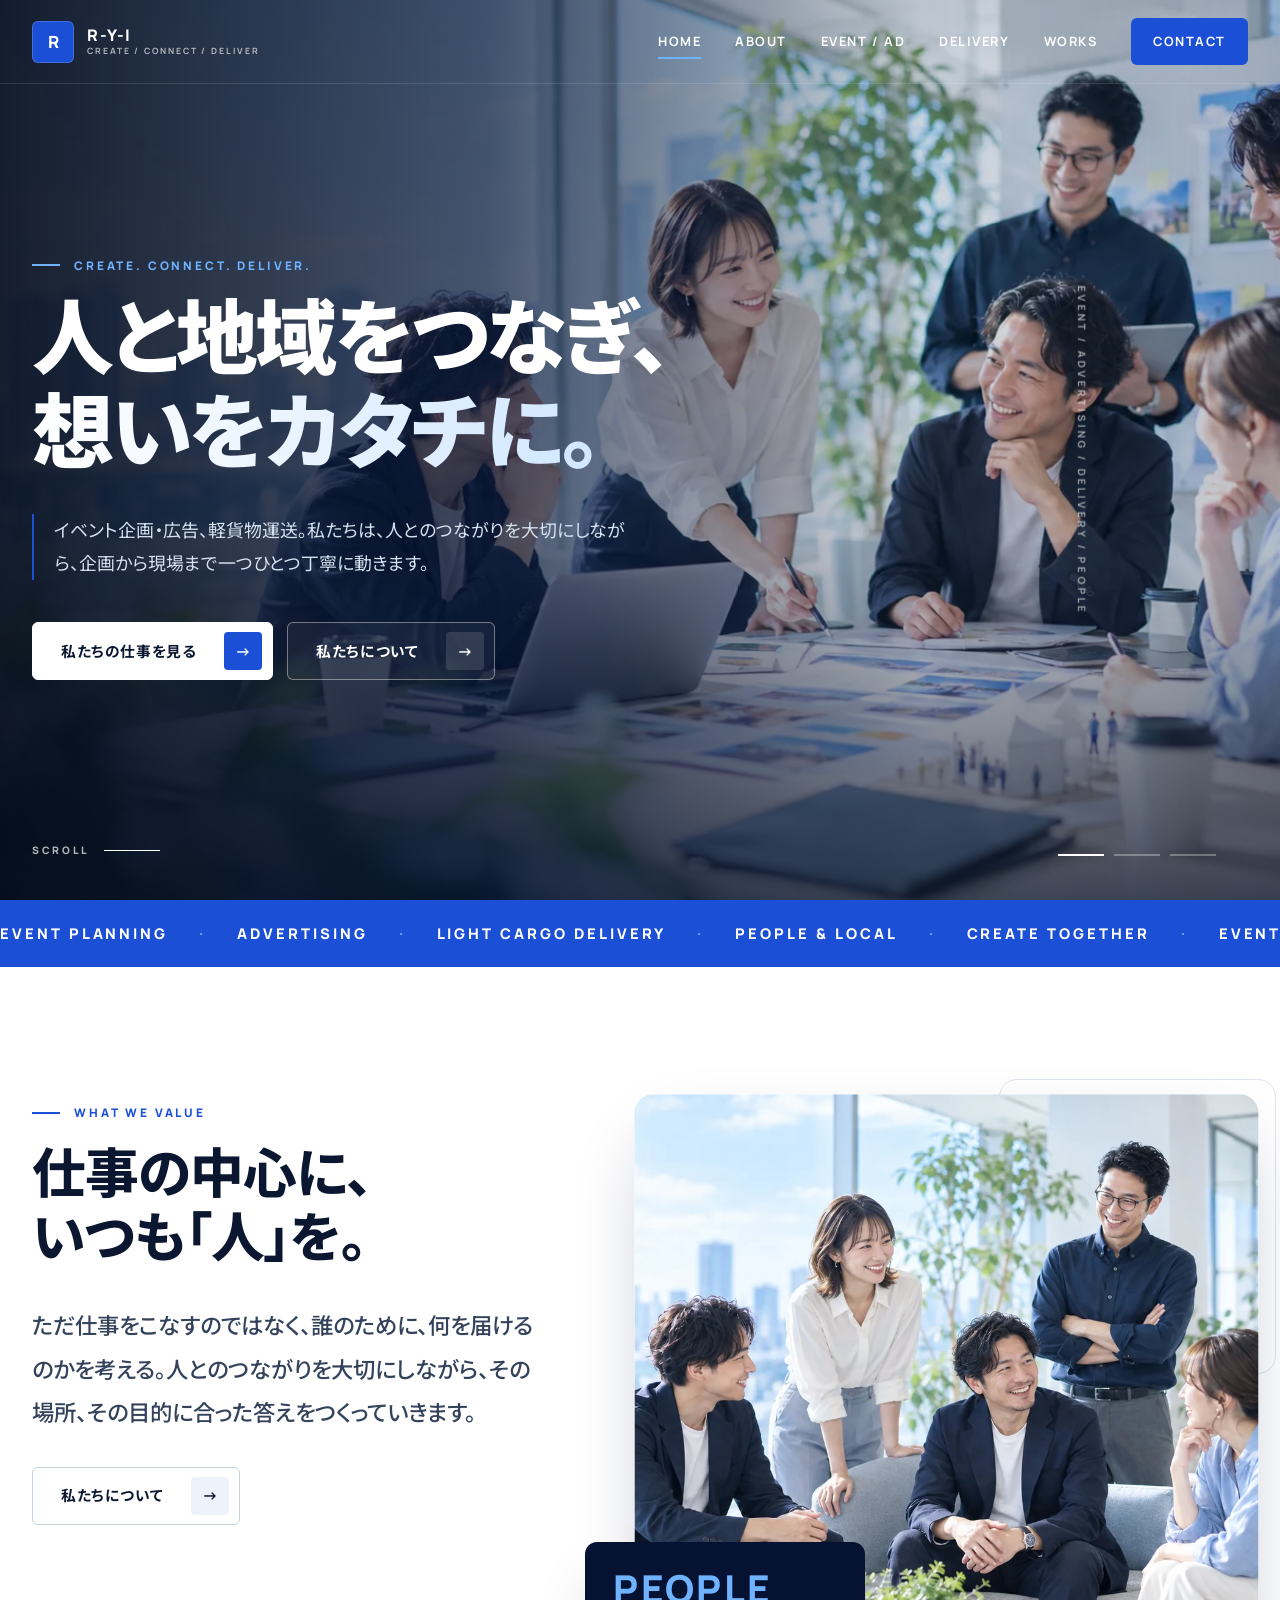
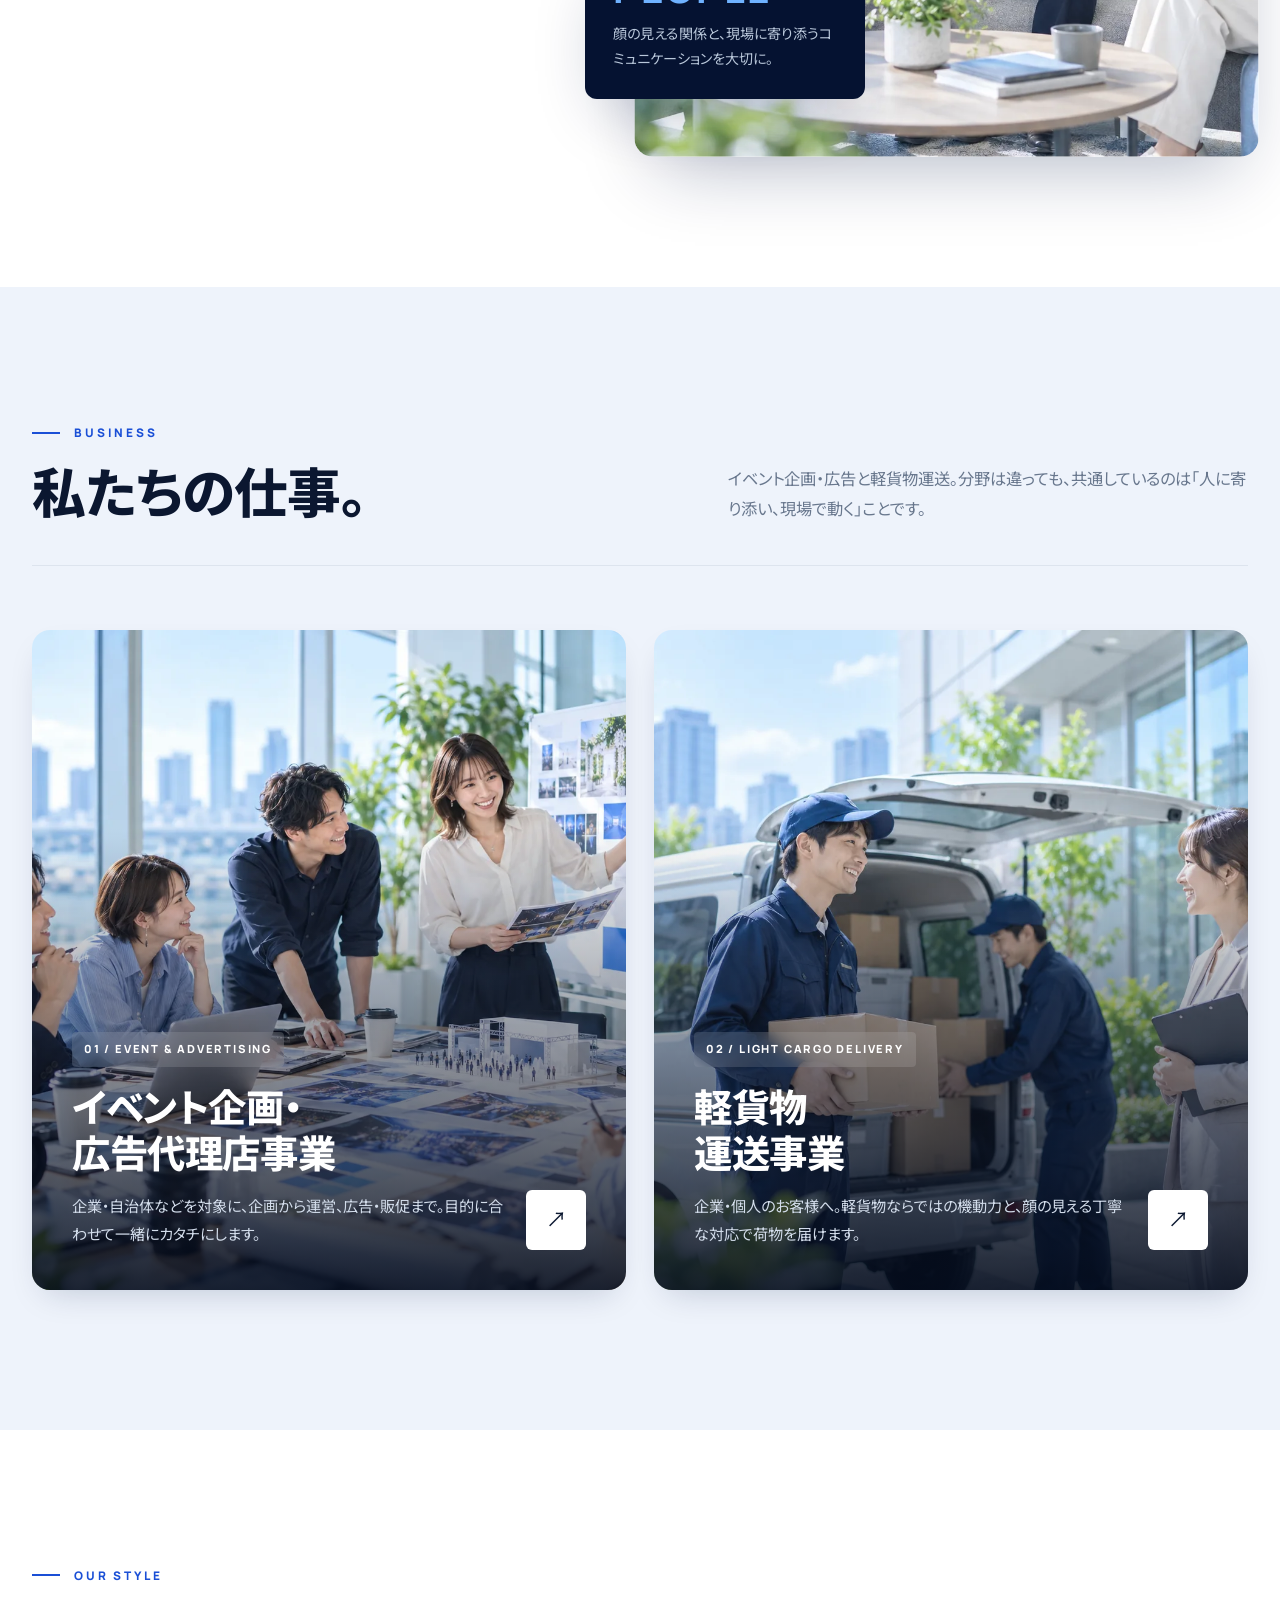
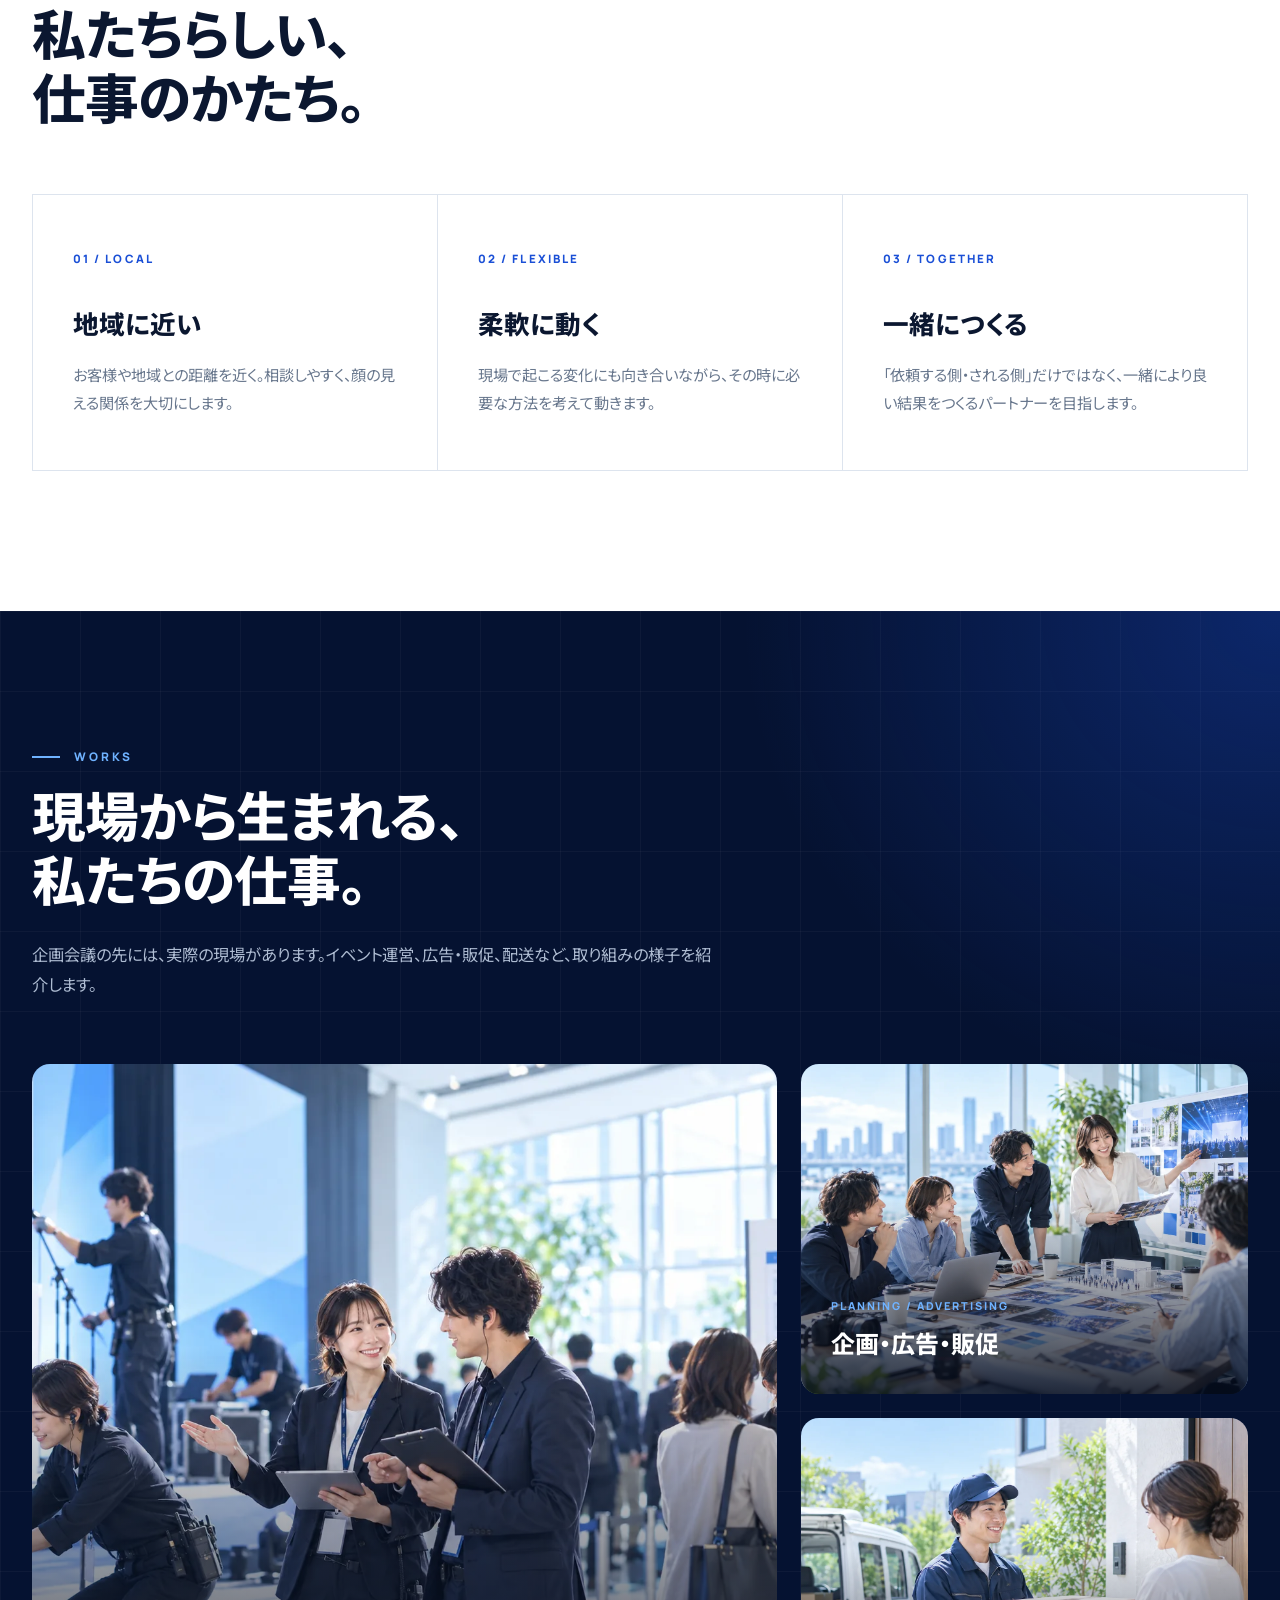
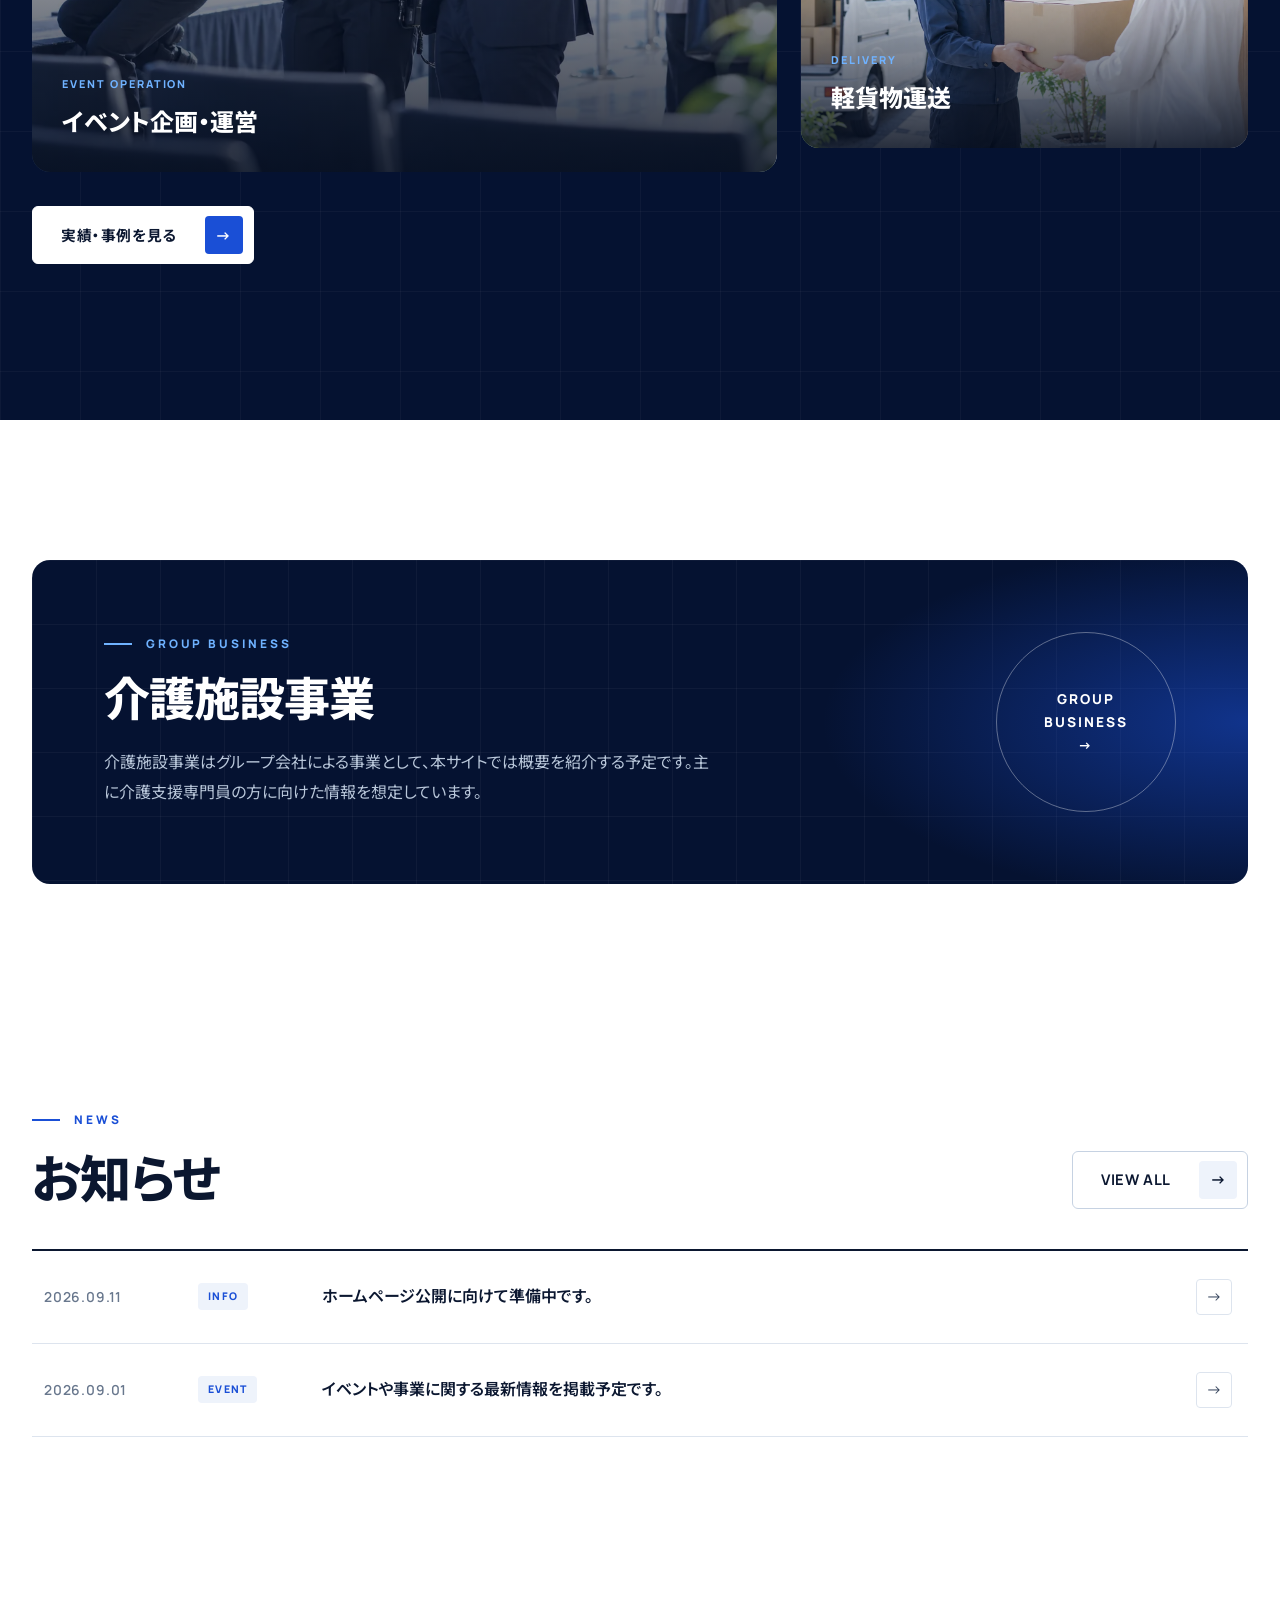
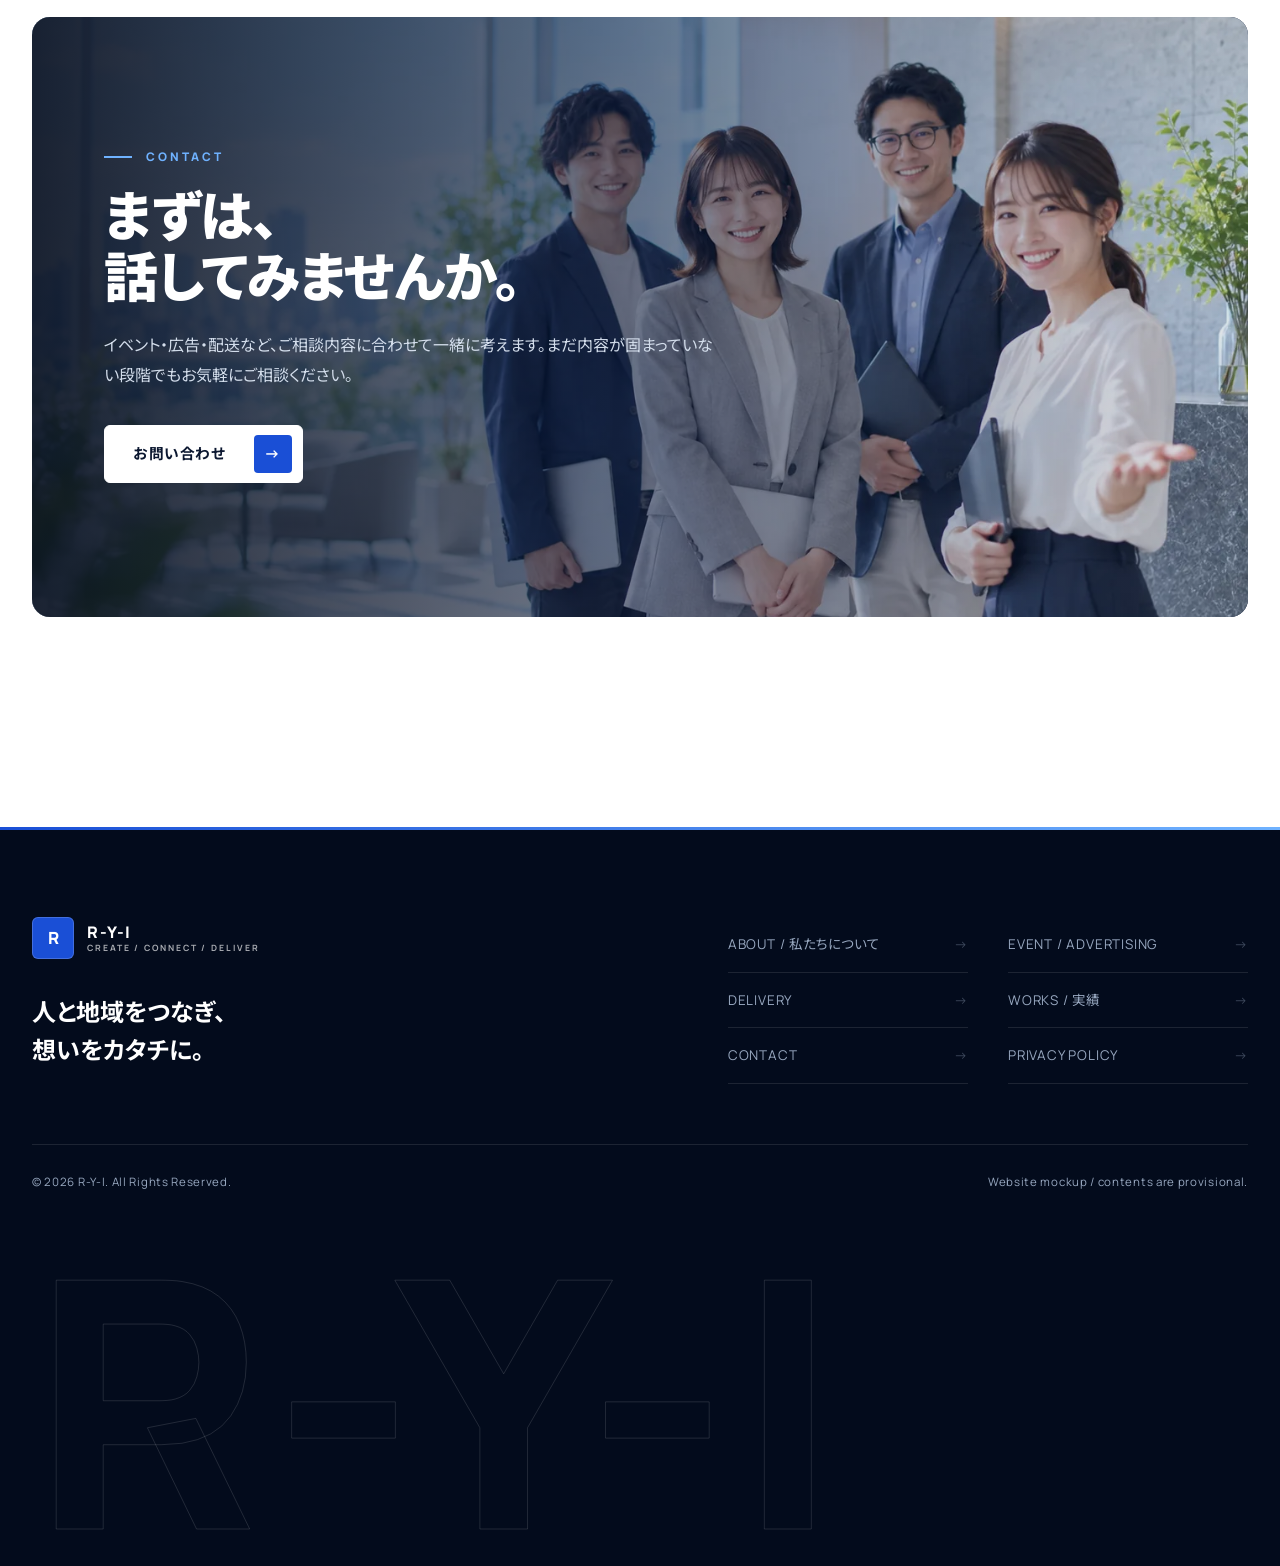
<file: index.html>
<!doctype html><html lang="ja"><head><meta charset="utf-8"><meta name="viewport" content="width=device-width,initial-scale=1"><title>R-Y-I | 人と地域をつなぎ、アイデアをカタチに。</title><meta name="description" content="イベント企画・広告、軽貨物運送を中心に、人と地域をつなぐR-Y-Iのホームページモックアップです。"><link rel="preload" as="image" href="assets/img/hero-main.webp" type="image/webp"><link rel="stylesheet" href="assets/css/style.css"></head><body class="home-page intro-active page-preload"><div class="site-intro" aria-hidden="true"><div class="site-intro-inner"><div class="site-intro-mark">R-Y-I</div><div class="site-intro-sub">CREATE / CONNECT / DELIVER</div><div class="site-intro-line"><span></span></div></div></div>
<header class="site-header"><div class="container header-inner"><a class="logo" href="index.html"><span class="logo-symbol">R</span><span class="logo-text">R-Y-I<small>CREATE / CONNECT / DELIVER</small></span></a><button class="menu-btn" type="button" aria-label="メニューを開く" aria-expanded="false" aria-controls="main-navigation"><span></span><span></span><span></span></button><nav class="main-nav" id="main-navigation"><a href="index.html">HOME</a><a href="about.html">ABOUT</a><a href="event.html">EVENT / AD</a><a href="delivery.html">DELIVERY</a><a href="works.html">WORKS</a><a class="nav-contact" href="contact.html">CONTACT</a></nav></div></header>
<main>
<section class="hero">
  <div class="hero-slides">
    <div class="hero-slide active"><img src="assets/img/hero-main.webp" alt="チームでイベント企画を検討する様子"></div>
    <div class="hero-slide"><img src="assets/img/event-operation.webp" alt="イベント会場を運営するスタッフ"></div>
    <div class="hero-slide"><img src="assets/img/delivery-business.webp" alt="軽貨物配送スタッフと企業担当者"></div>
  </div>
  <div class="container hero-content"><div class="hero-copy"><div class="eyebrow">Create. Connect. Deliver.</div><h1><span class="line"><span>人と地域をつなぎ、</span></span><span class="line"><span>想いをカタチに。</span></span></h1><p>イベント企画・広告、軽貨物運送。私たちは、人とのつながりを大切にしながら、企画から現場まで一つひとつ丁寧に動きます。</p><div class="hero-actions"><a class="btn light" href="#business">私たちの仕事を見る</a><a class="btn ghost" href="about.html">私たちについて</a></div></div></div>
  <div class="hero-side-label">EVENT / ADVERTISING / DELIVERY / PEOPLE</div>
  <div class="hero-progress"><button class="active" aria-label="スライド1"></button><button aria-label="スライド2"></button><button aria-label="スライド3"></button></div>
  <a class="scroll-cue" href="#values">SCROLL</a>
</section>
<div class="marquee"><div class="marquee-track"><div class="marquee-item">EVENT PLANNING <b>•</b> ADVERTISING <b>•</b> LIGHT CARGO DELIVERY <b>•</b> PEOPLE & LOCAL <b>•</b> CREATE TOGETHER <b>•</b></div><div class="marquee-item">EVENT PLANNING <b>•</b> ADVERTISING <b>•</b> LIGHT CARGO DELIVERY <b>•</b> PEOPLE & LOCAL <b>•</b> CREATE TOGETHER <b>•</b></div></div></div>

<section id="values" class="section"><div class="container intro-grid"><div class="intro-copy reveal-left"><div class="eyebrow">What We Value</div><h2 class="section-title">仕事の中心に、<br>いつも「人」を。</h2><p class="statement">ただ仕事をこなすのではなく、誰のために、何を届けるのかを考える。人とのつながりを大切にしながら、その場所、その目的に合った答えをつくっていきます。</p><p style="margin-top:32px"><a class="btn ghost" href="about.html">私たちについて</a></p></div><div class="intro-visual reveal-right"><img src="assets/img/about-team.webp" alt="明るいオフィスで会話するチーム" data-parallax><div class="float-card"><div class="num">PEOPLE</div><p>顔の見える関係と、現場に寄り添うコミュニケーションを大切に。</p></div></div></div></section>

<section id="business" class="section bg-soft"><div class="container"><div class="business-head reveal"><div><div class="eyebrow">Business</div><h2 class="section-title">私たちの仕事。</h2></div><p class="section-lead">イベント企画・広告と軽貨物運送。分野は違っても、共通しているのは「人に寄り添い、現場で動く」ことです。</p></div><div class="business-list"><a class="business-card reveal-left" href="event.html"><img src="assets/img/event-planning.webp" alt="イベント企画会議"><div class="card-content"><div class="num">01 / EVENT & ADVERTISING</div><h3>イベント企画・<br>広告代理店事業</h3><p>企業・自治体などを対象に、企画から運営、広告・販促まで。目的に合わせて一緒にカタチにします。</p><span class="arrow">↗</span></div></a><a class="business-card reveal-right" href="delivery.html"><img src="assets/img/delivery-business.webp" alt="軽貨物運送"><div class="card-content"><div class="num">02 / LIGHT CARGO DELIVERY</div><h3>軽貨物<br>運送事業</h3><p>企業・個人のお客様へ。軽貨物ならではの機動力と、顔の見える丁寧な対応で荷物を届けます。</p><span class="arrow">↗</span></div></a></div></div></section>

<section class="section"><div class="container"><div class="eyebrow reveal">Our Style</div><h2 class="section-title reveal">私たちらしい、<br>仕事のかたち。</h2><div class="strength-grid"><div class="strength reveal"><span class="n">01 / LOCAL</span><h3>地域に近い</h3><p>お客様や地域との距離を近く。相談しやすく、顔の見える関係を大切にします。</p></div><div class="strength reveal"><span class="n">02 / FLEXIBLE</span><h3>柔軟に動く</h3><p>現場で起こる変化にも向き合いながら、その時に必要な方法を考えて動きます。</p></div><div class="strength reveal"><span class="n">03 / TOGETHER</span><h3>一緒につくる</h3><p>「依頼する側・される側」だけではなく、一緒により良い結果をつくるパートナーを目指します。</p></div></div></div></section>

<section class="section bg-navy"><div class="container"><div class="eyebrow reveal">Works</div><h2 class="section-title reveal">現場から生まれる、<br>私たちの仕事。</h2><p class="section-lead reveal">企画会議の先には、実際の現場があります。イベント運営、広告・販促、配送など、取り組みの様子を紹介します。</p><div class="works-layout"><a class="work-item large reveal-left" href="works.html"><img src="assets/img/event-operation.webp" alt="イベント現場で動くスタッフ"><div class="work-label"><small>Event Operation</small><h3>イベント企画・運営</h3></div></a><div class="works-side"><a class="work-item reveal-right" href="works.html"><img src="assets/img/event-planning.webp" alt="広告やイベントの企画会議"><div class="work-label"><small>Planning / Advertising</small><h3>企画・広告・販促</h3></div></a><a class="work-item reveal-right" href="works.html"><img src="assets/img/delivery-customer.webp" alt="お客様へ荷物を届ける様子"><div class="work-label"><small>Delivery</small><h3>軽貨物運送</h3></div></a></div></div><p style="margin-top:34px"><a class="btn light" href="works.html">実績・事例を見る</a></p></div></section>

<section class="section"><div class="container"><div class="group-panel reveal"><div><div class="eyebrow">Group Business</div><h2 class="section-title">介護施設事業</h2><p>介護施設事業はグループ会社による事業として、本サイトでは概要を紹介する予定です。主に介護支援専門員の方に向けた情報を想定しています。</p></div><a class="group-link" href="about.html">GROUP<br>BUSINESS<br>→</a></div></div></section>

<section class="section-sm"><div class="container"><div class="news-header reveal"><div><div class="eyebrow">News</div><h2 class="section-title" style="font-size:clamp(2.2rem,4vw,3.5rem)">お知らせ</h2></div><a class="btn ghost" href="#">VIEW ALL</a></div><div class="news-list reveal"><a class="news-item" href="#"><time>2026.09.11</time><span class="tag">INFO</span><span class="title">ホームページ公開に向けて準備中です。</span><span class="arrow">→</span></a><a class="news-item" href="#"><time>2026.09.01</time><span class="tag">EVENT</span><span class="title">イベントや事業に関する最新情報を掲載予定です。</span><span class="arrow">→</span></a></div></div></section>

<section class="section-sm"><div class="container"><div class="contact-visual reveal"><img src="assets/img/contact-team.webp" alt="来訪者を迎えるスタッフ"><div class="contact-copy"><div class="eyebrow">Contact</div><h2>まずは、<br>話してみませんか。</h2><p>イベント・広告・配送など、ご相談内容に合わせて一緒に考えます。まだ内容が固まっていない段階でもお気軽にご相談ください。</p><a class="btn light" href="contact.html">お問い合わせ</a></div></div></div></section>
</main>
<footer><div class="container"><div class="footer-main"><div><a class="logo" href="index.html"><span class="logo-symbol">R</span><span>R-Y-I<small>CREATE / CONNECT / DELIVER</small></span></a><p class="footer-message">人と地域をつなぎ、<br>想いをカタチに。</p></div><nav class="footer-nav"><a href="about.html">ABOUT / 私たちについて</a><a href="event.html">EVENT / ADVERTISING</a><a href="delivery.html">DELIVERY</a><a href="works.html">WORKS / 実績</a><a href="contact.html">CONTACT</a><a href="privacy.html">PRIVACY POLICY</a></nav></div><div class="footer-bottom"><span>© 2026 R-Y-I. All Rights Reserved.</span><span>Website mockup / contents are provisional.</span></div></div></footer>
<script src="assets/js/main.js"></script></body></html>
</file>
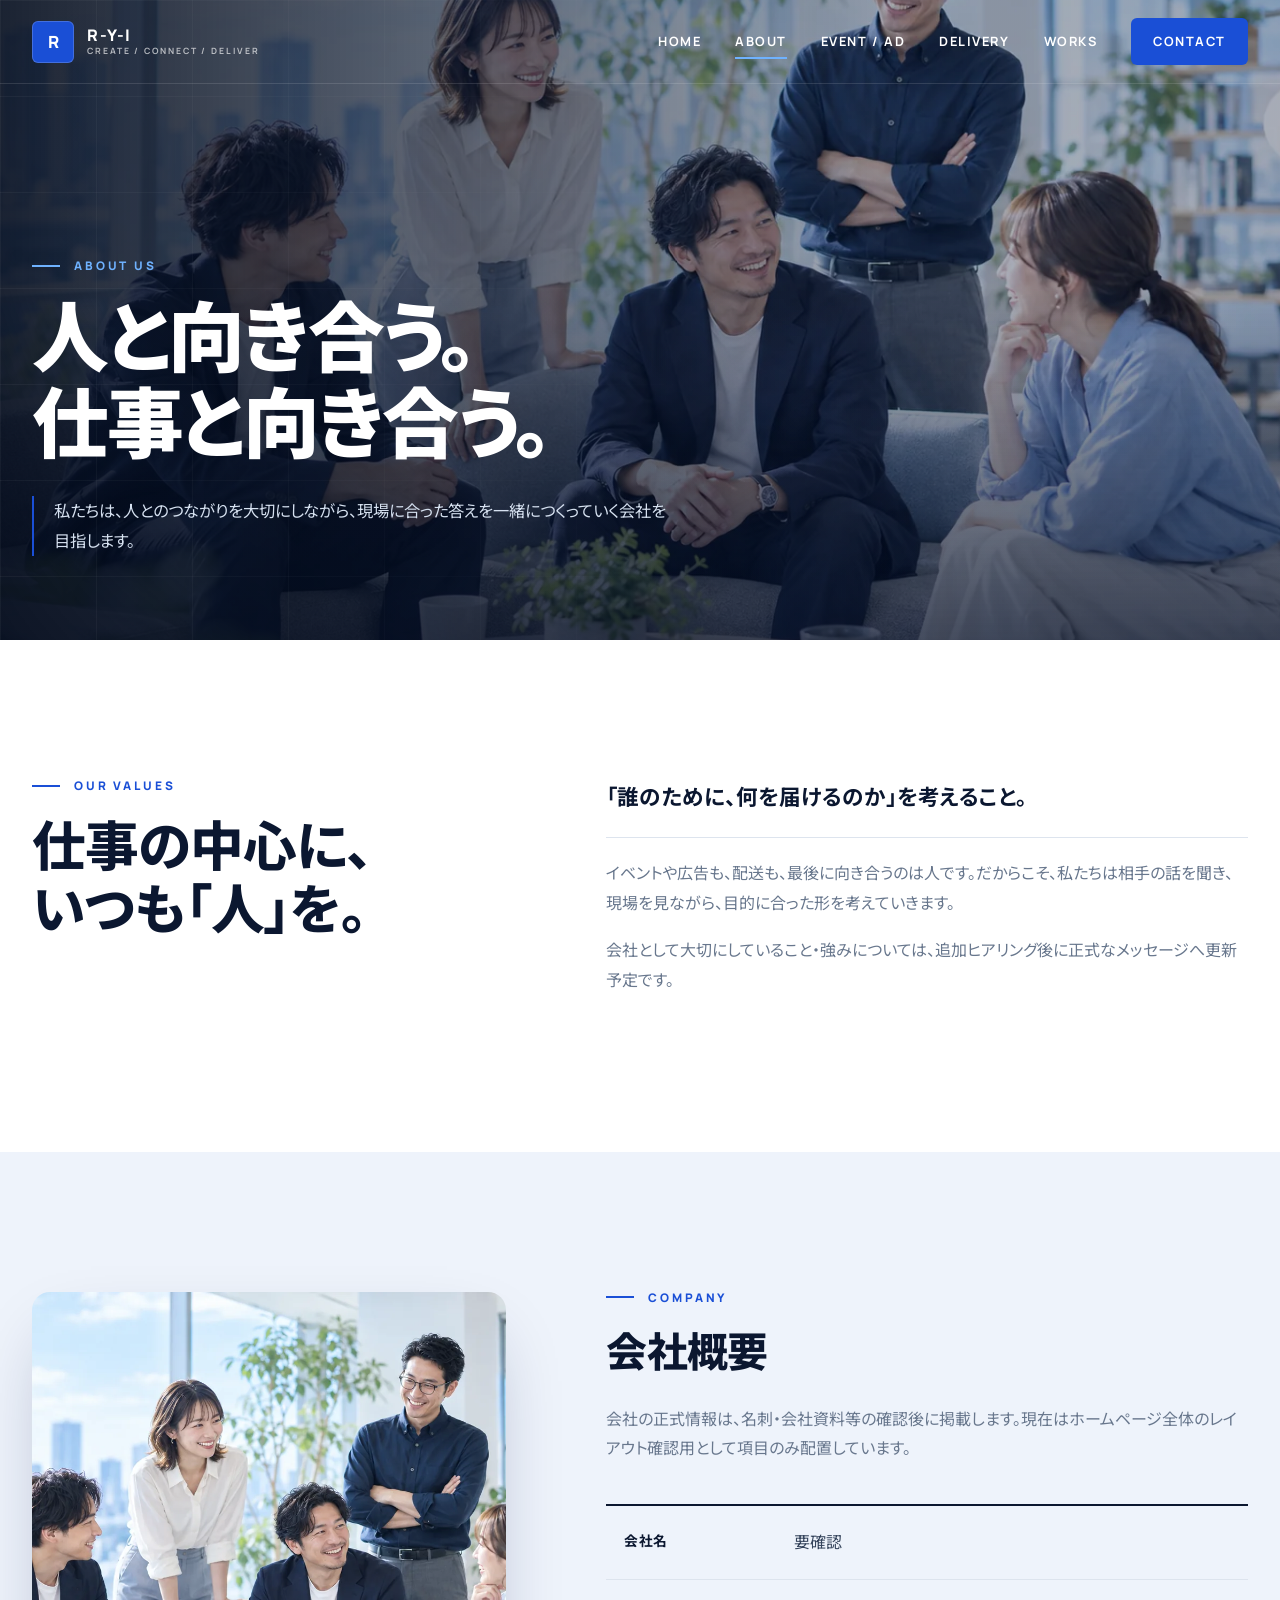
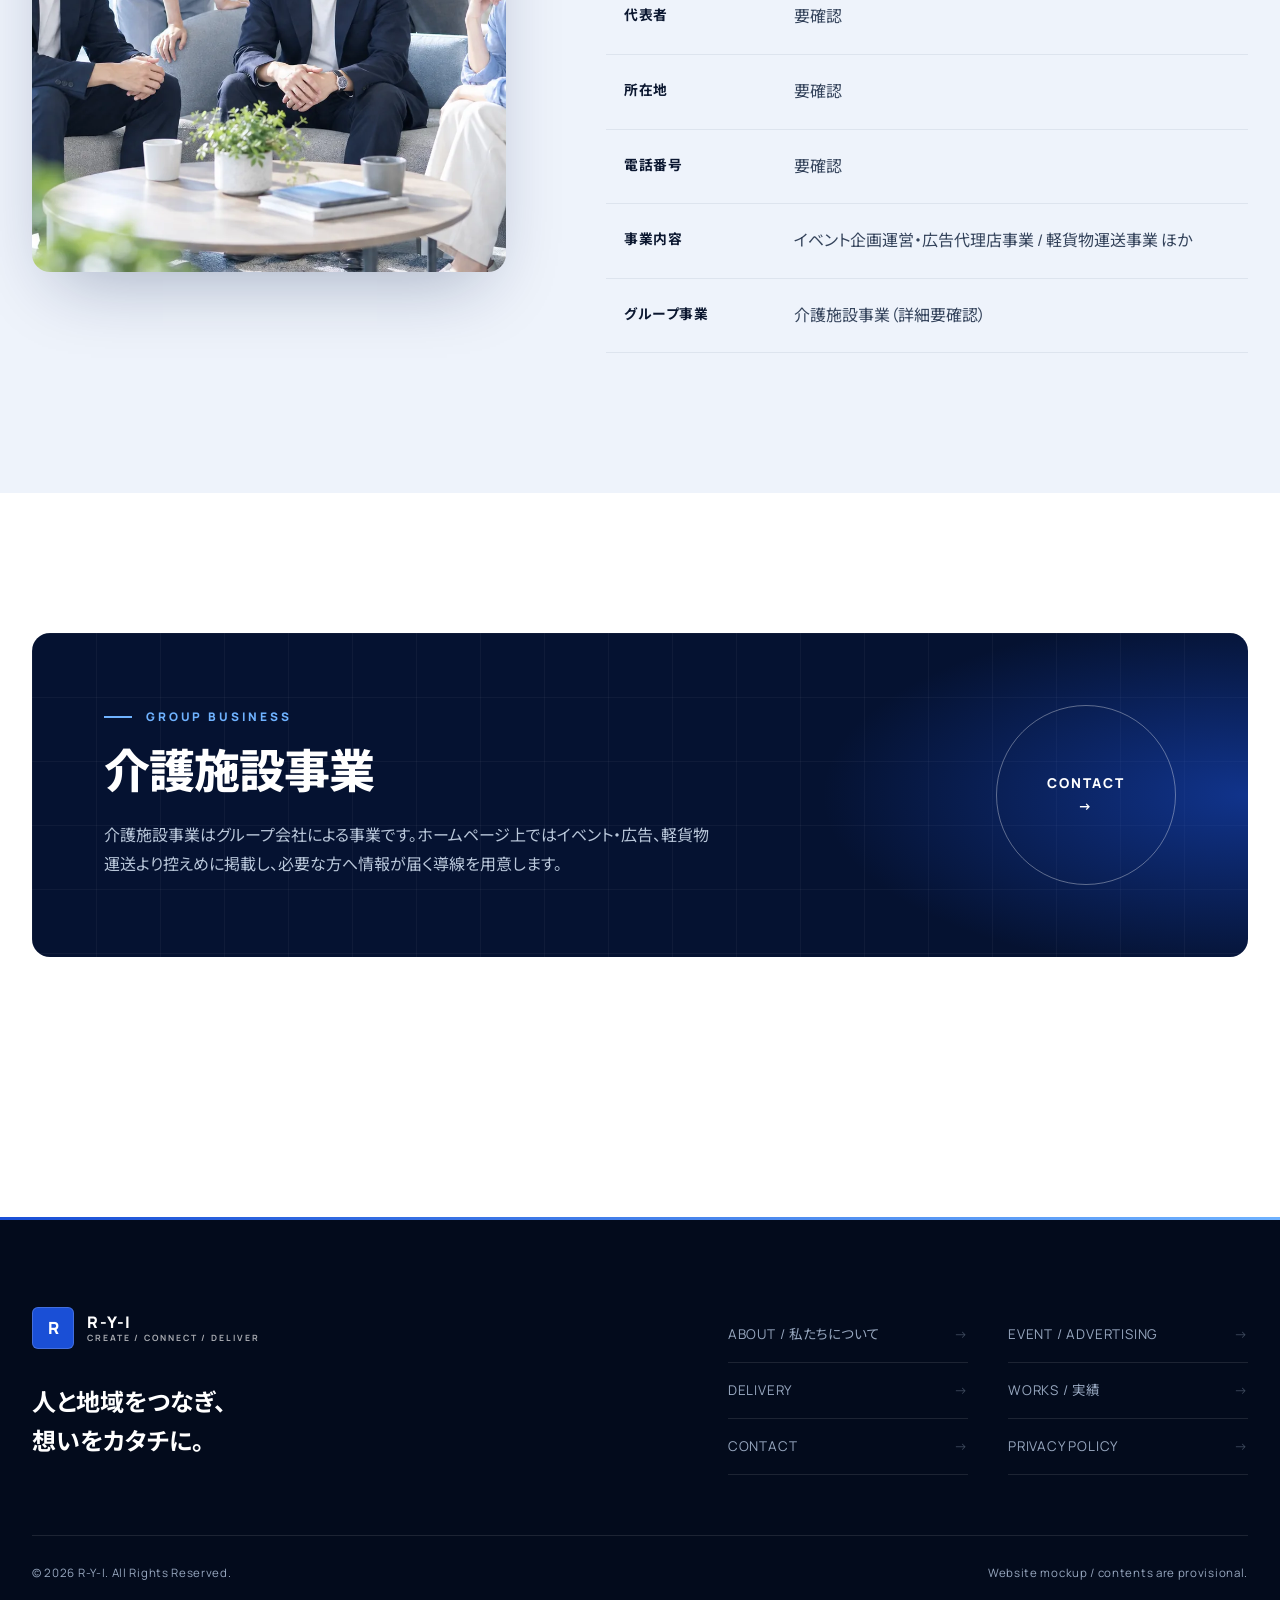
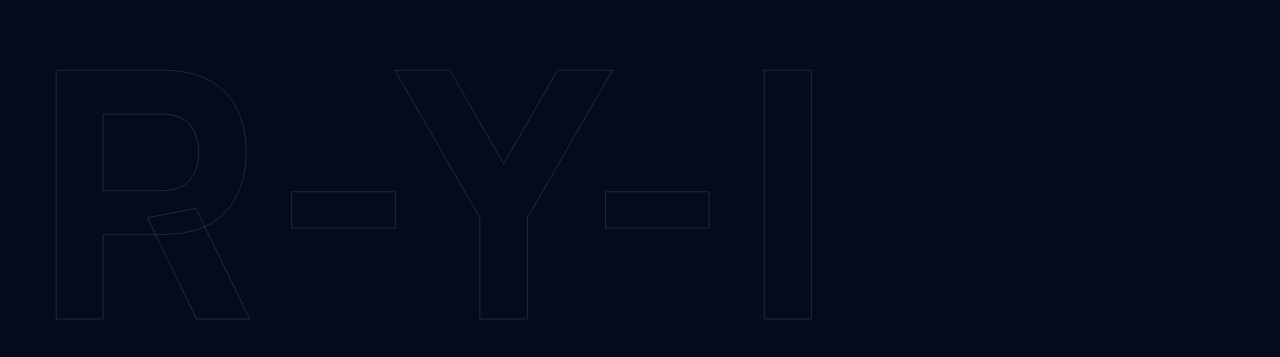
<file: about.html>
<!doctype html><html lang="ja"><head><meta charset="utf-8"><meta name="viewport" content="width=device-width,initial-scale=1"><title>ABOUT | R-Y-I</title><link rel="stylesheet" href="assets/css/style.css"></head><body class="page-preload">
<header class="site-header subpage"><div class="container header-inner"><a class="logo" href="index.html"><span class="logo-symbol">R</span><span class="logo-text">R-Y-I<small>CREATE / CONNECT / DELIVER</small></span></a><button class="menu-btn" type="button" aria-label="メニューを開く" aria-expanded="false" aria-controls="main-navigation"><span></span><span></span><span></span></button><nav class="main-nav" id="main-navigation"><a href="index.html">HOME</a><a href="about.html">ABOUT</a><a href="event.html">EVENT / AD</a><a href="delivery.html">DELIVERY</a><a href="works.html">WORKS</a><a class="nav-contact" href="contact.html">CONTACT</a></nav></div></header>
<main><section class="page-hero"><img src="assets/img/about-team.webp" alt="チームメンバー"><div class="container page-hero-content"><div class="eyebrow">About Us</div><h1>人と向き合う。<br>仕事と向き合う。</h1><p>私たちは、人とのつながりを大切にしながら、現場に合った答えを一緒につくっていく会社を目指します。</p></div></section>
<section class="section"><div class="container two-col"><div class="sticky reveal-left"><div class="eyebrow">Our Values</div><h2 class="section-title">仕事の中心に、<br>いつも「人」を。</h2></div><div class="content-block reveal-right"><p class="kicker">「誰のために、何を届けるのか」を考えること。</p><p>イベントや広告も、配送も、最後に向き合うのは人です。だからこそ、私たちは相手の話を聞き、現場を見ながら、目的に合った形を考えていきます。</p><p>会社として大切にしていること・強みについては、追加ヒアリング後に正式なメッセージへ更新予定です。</p></div></div></section>
<section class="section bg-soft"><div class="container two-col"><div class="photo-round reveal-left"><img src="assets/img/about-team.webp" alt="チームで会話する様子"></div><div class="content-block reveal-right"><div class="eyebrow">Company</div><h2>会社概要</h2><p>会社の正式情報は、名刺・会社資料等の確認後に掲載します。現在はホームページ全体のレイアウト確認用として項目のみ配置しています。</p><table class="info-table"><tr><th>会社名</th><td>要確認</td></tr><tr><th>代表者</th><td>要確認</td></tr><tr><th>所在地</th><td>要確認</td></tr><tr><th>電話番号</th><td>要確認</td></tr><tr><th>事業内容</th><td>イベント企画運営・広告代理店事業 / 軽貨物運送事業 ほか</td></tr><tr><th>グループ事業</th><td>介護施設事業（詳細要確認）</td></tr></table></div></div></section>
<section class="section"><div class="container"><div class="group-panel reveal"><div><div class="eyebrow">Group Business</div><h2 class="section-title">介護施設事業</h2><p>介護施設事業はグループ会社による事業です。ホームページ上ではイベント・広告、軽貨物運送より控えめに掲載し、必要な方へ情報が届く導線を用意します。</p></div><a class="group-link" href="contact.html">CONTACT<br>→</a></div></div></section></main>
<footer><div class="container"><div class="footer-main"><div><a class="logo" href="index.html"><span class="logo-symbol">R</span><span>R-Y-I<small>CREATE / CONNECT / DELIVER</small></span></a><p class="footer-message">人と地域をつなぎ、<br>想いをカタチに。</p></div><nav class="footer-nav"><a href="about.html">ABOUT / 私たちについて</a><a href="event.html">EVENT / ADVERTISING</a><a href="delivery.html">DELIVERY</a><a href="works.html">WORKS / 実績</a><a href="contact.html">CONTACT</a><a href="privacy.html">PRIVACY POLICY</a></nav></div><div class="footer-bottom"><span>© 2026 R-Y-I. All Rights Reserved.</span><span>Website mockup / contents are provisional.</span></div></div></footer><script src="assets/js/main.js"></script></body></html>
</file>
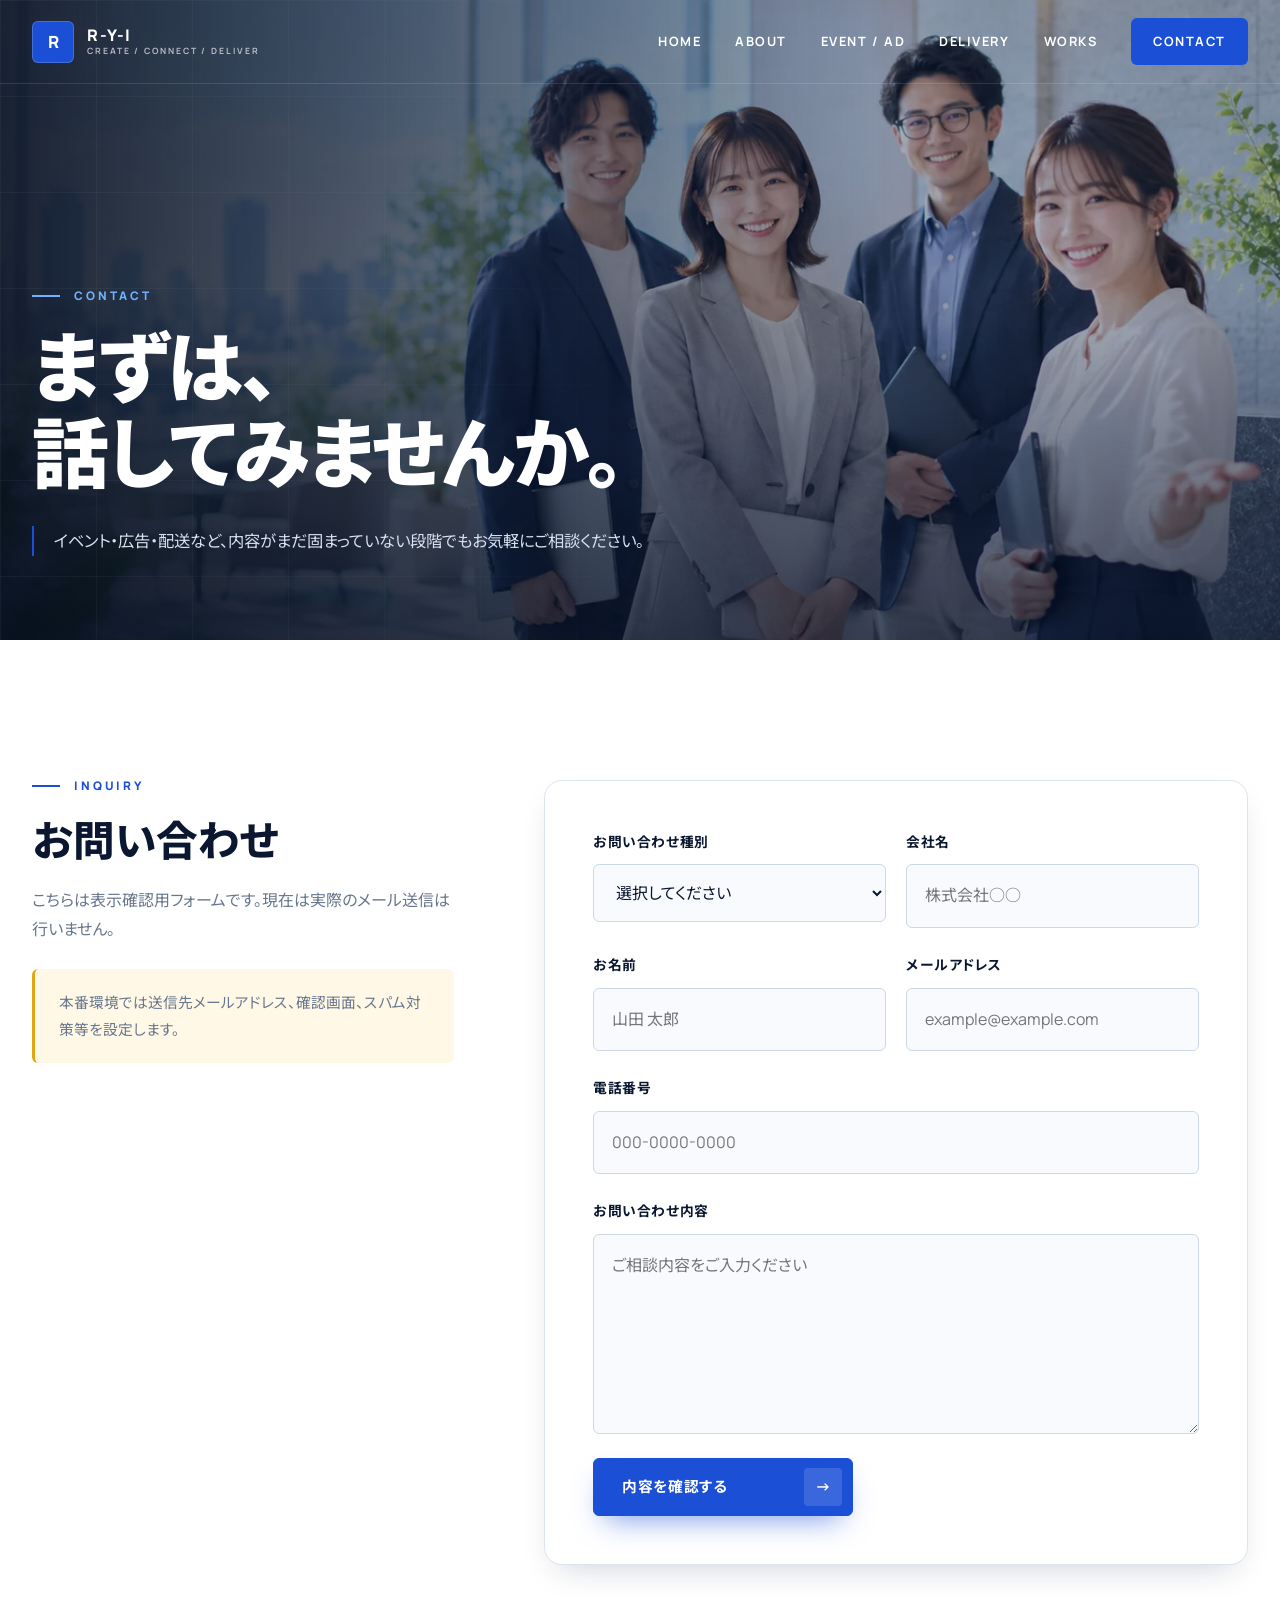
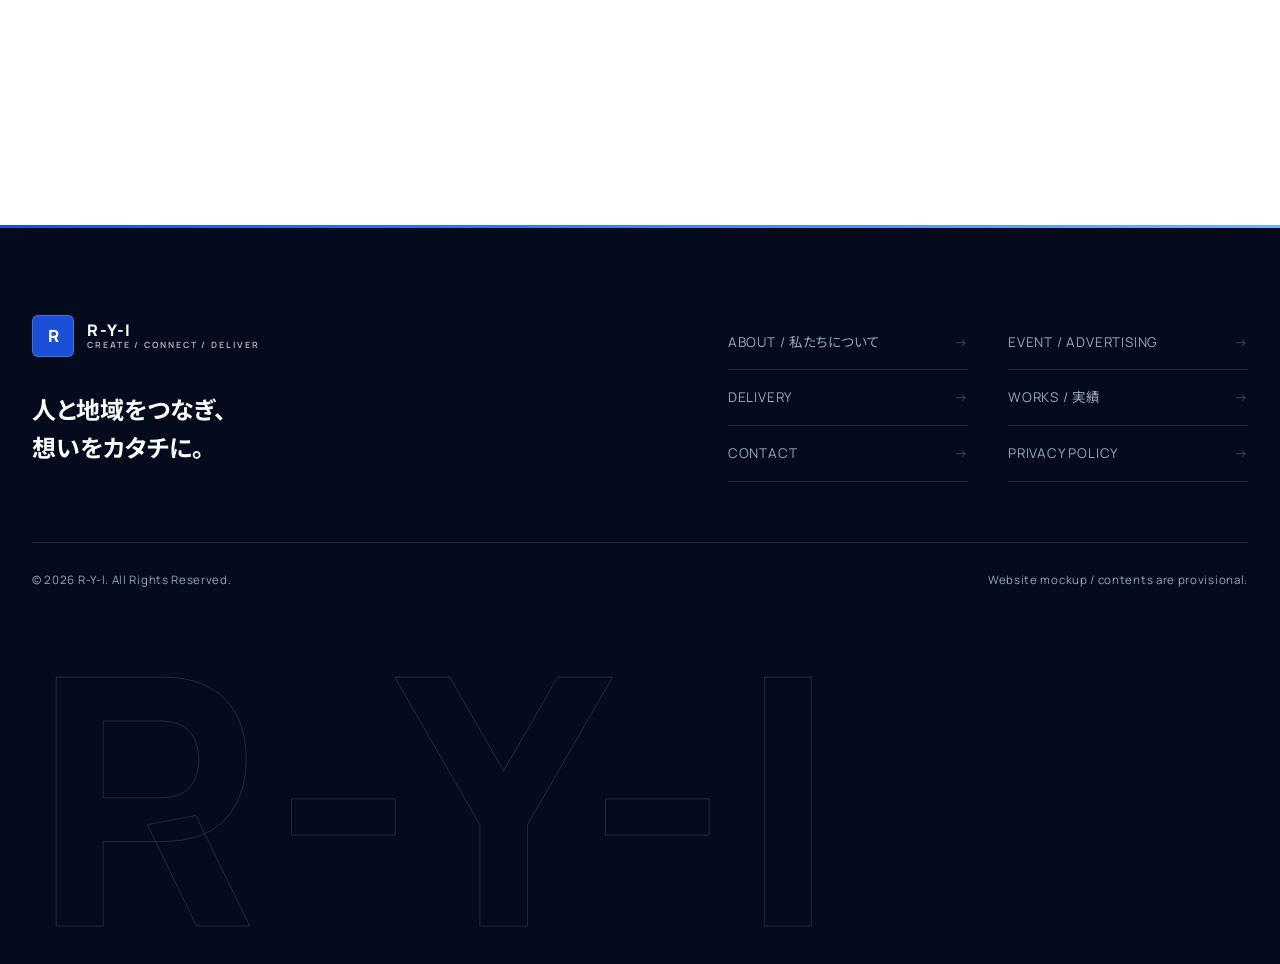
<file: contact.html>
<!doctype html><html lang="ja"><head><meta charset="utf-8"><meta name="viewport" content="width=device-width,initial-scale=1"><title>CONTACT | R-Y-I</title><link rel="stylesheet" href="assets/css/style.css"></head><body class="page-preload">
<header class="site-header subpage"><div class="container header-inner"><a class="logo" href="index.html"><span class="logo-symbol">R</span><span class="logo-text">R-Y-I<small>CREATE / CONNECT / DELIVER</small></span></a><button class="menu-btn" type="button" aria-label="メニューを開く" aria-expanded="false" aria-controls="main-navigation"><span></span><span></span><span></span></button><nav class="main-nav" id="main-navigation"><a href="index.html">HOME</a><a href="about.html">ABOUT</a><a href="event.html">EVENT / AD</a><a href="delivery.html">DELIVERY</a><a href="works.html">WORKS</a><a class="nav-contact" href="contact.html">CONTACT</a></nav></div></header>
<main><section class="page-hero"><img src="assets/img/contact-team.webp" alt="スタッフ"><div class="container page-hero-content"><div class="eyebrow">Contact</div><h1>まずは、<br>話してみませんか。</h1><p>イベント・広告・配送など、内容がまだ固まっていない段階でもお気軽にご相談ください。</p></div></section>
<section class="section"><div class="container contact-grid"><aside class="contact-aside reveal-left"><div class="eyebrow">Inquiry</div><h2>お問い合わせ</h2><p>こちらは表示確認用フォームです。現在は実際のメール送信は行いません。</p><p class="note">本番環境では送信先メールアドレス、確認画面、スパム対策等を設定します。</p></aside><form id="demoContactForm" class="demo-form reveal-right"><div class="field"><label>お問い合わせ種別</label><select><option>選択してください</option><option>イベント・広告について</option><option>軽貨物運送について</option><option>その他</option></select></div><div class="field"><label>会社名</label><input type="text" placeholder="株式会社○○"></div><div class="field"><label>お名前</label><input type="text" placeholder="山田 太郎"></div><div class="field"><label>メールアドレス</label><input type="email" placeholder="example@example.com"></div><div class="field full"><label>電話番号</label><input type="tel" placeholder="000-0000-0000"></div><div class="field full"><label>お問い合わせ内容</label><textarea placeholder="ご相談内容をご入力ください"></textarea></div><div class="field full"><button class="btn" type="submit">内容を確認する</button></div><div class="demo-message">デモページのため送信は行いません。表示確認は完了です。</div></form></div></section></main>
<footer><div class="container"><div class="footer-main"><div><a class="logo" href="index.html"><span class="logo-symbol">R</span><span>R-Y-I<small>CREATE / CONNECT / DELIVER</small></span></a><p class="footer-message">人と地域をつなぎ、<br>想いをカタチに。</p></div><nav class="footer-nav"><a href="about.html">ABOUT / 私たちについて</a><a href="event.html">EVENT / ADVERTISING</a><a href="delivery.html">DELIVERY</a><a href="works.html">WORKS / 実績</a><a href="contact.html">CONTACT</a><a href="privacy.html">PRIVACY POLICY</a></nav></div><div class="footer-bottom"><span>© 2026 R-Y-I. All Rights Reserved.</span><span>Website mockup / contents are provisional.</span></div></div></footer><script src="assets/js/main.js"></script></body></html>
</file>
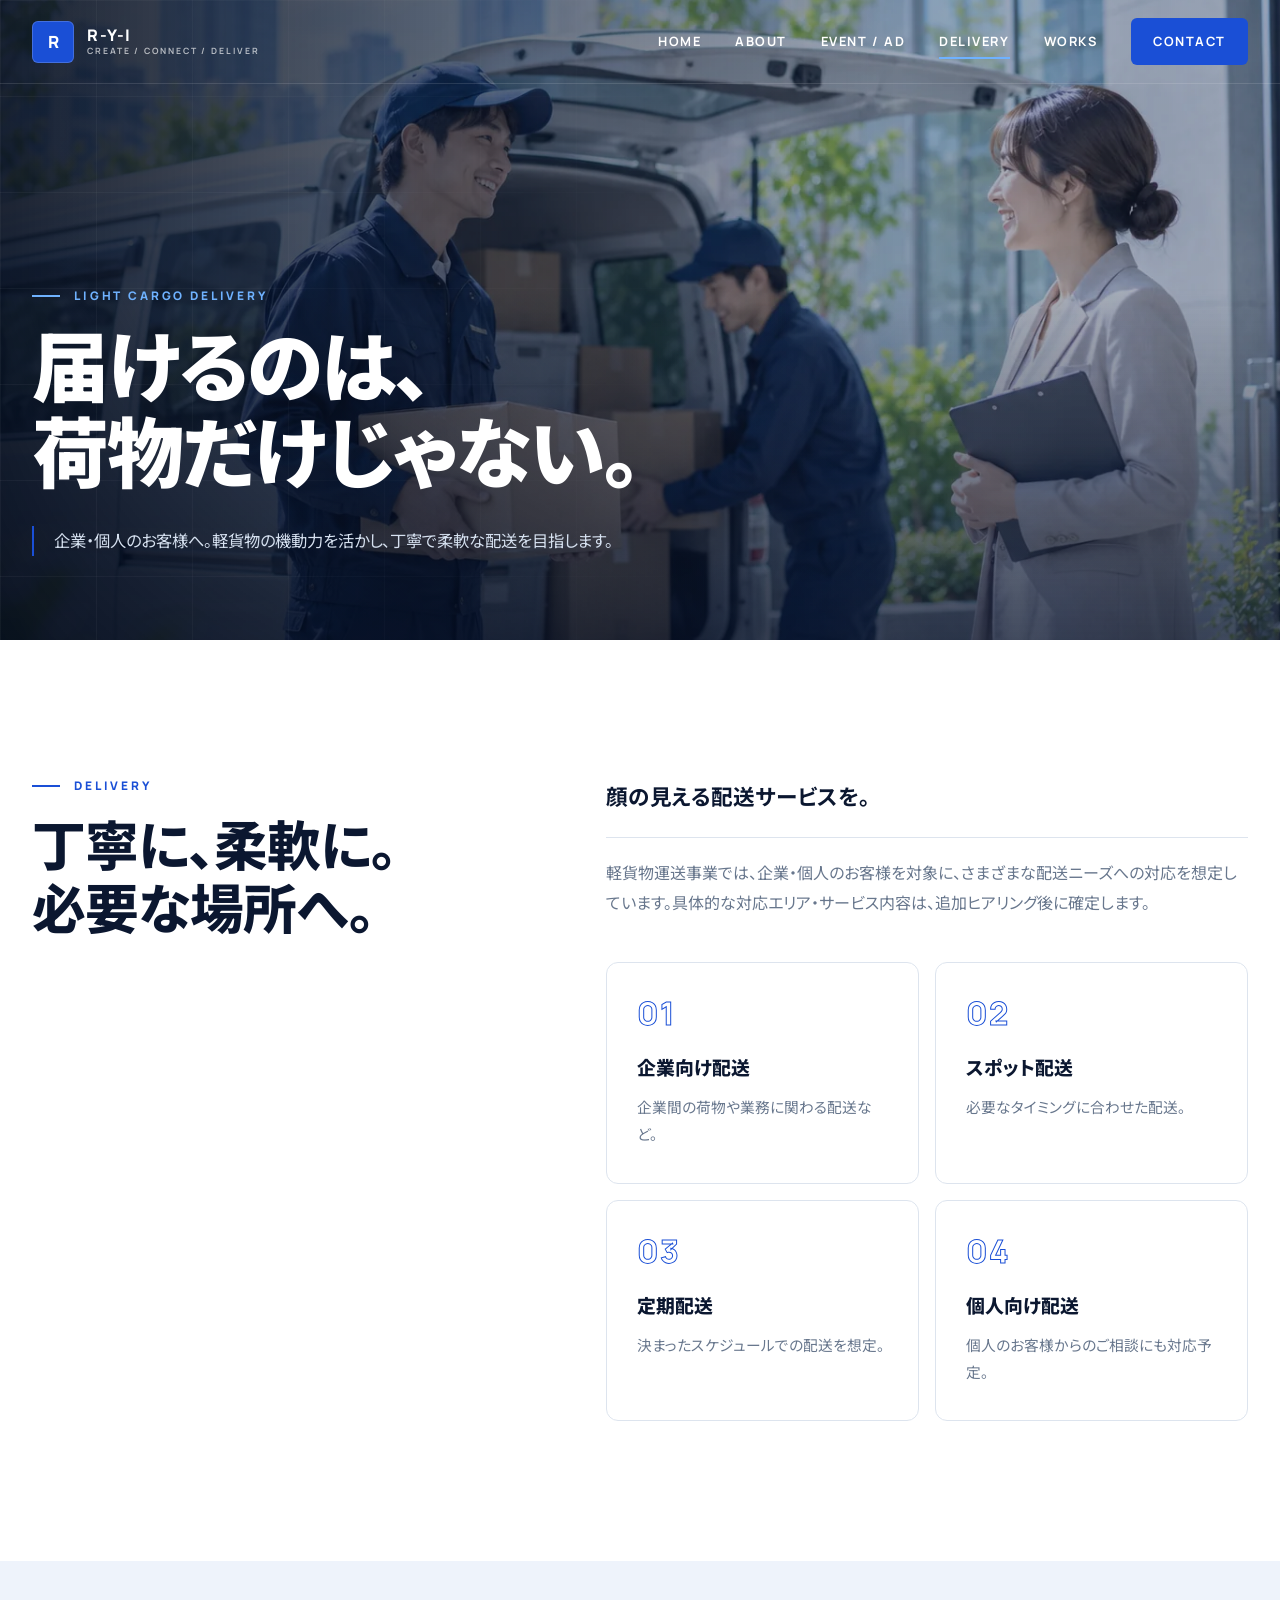
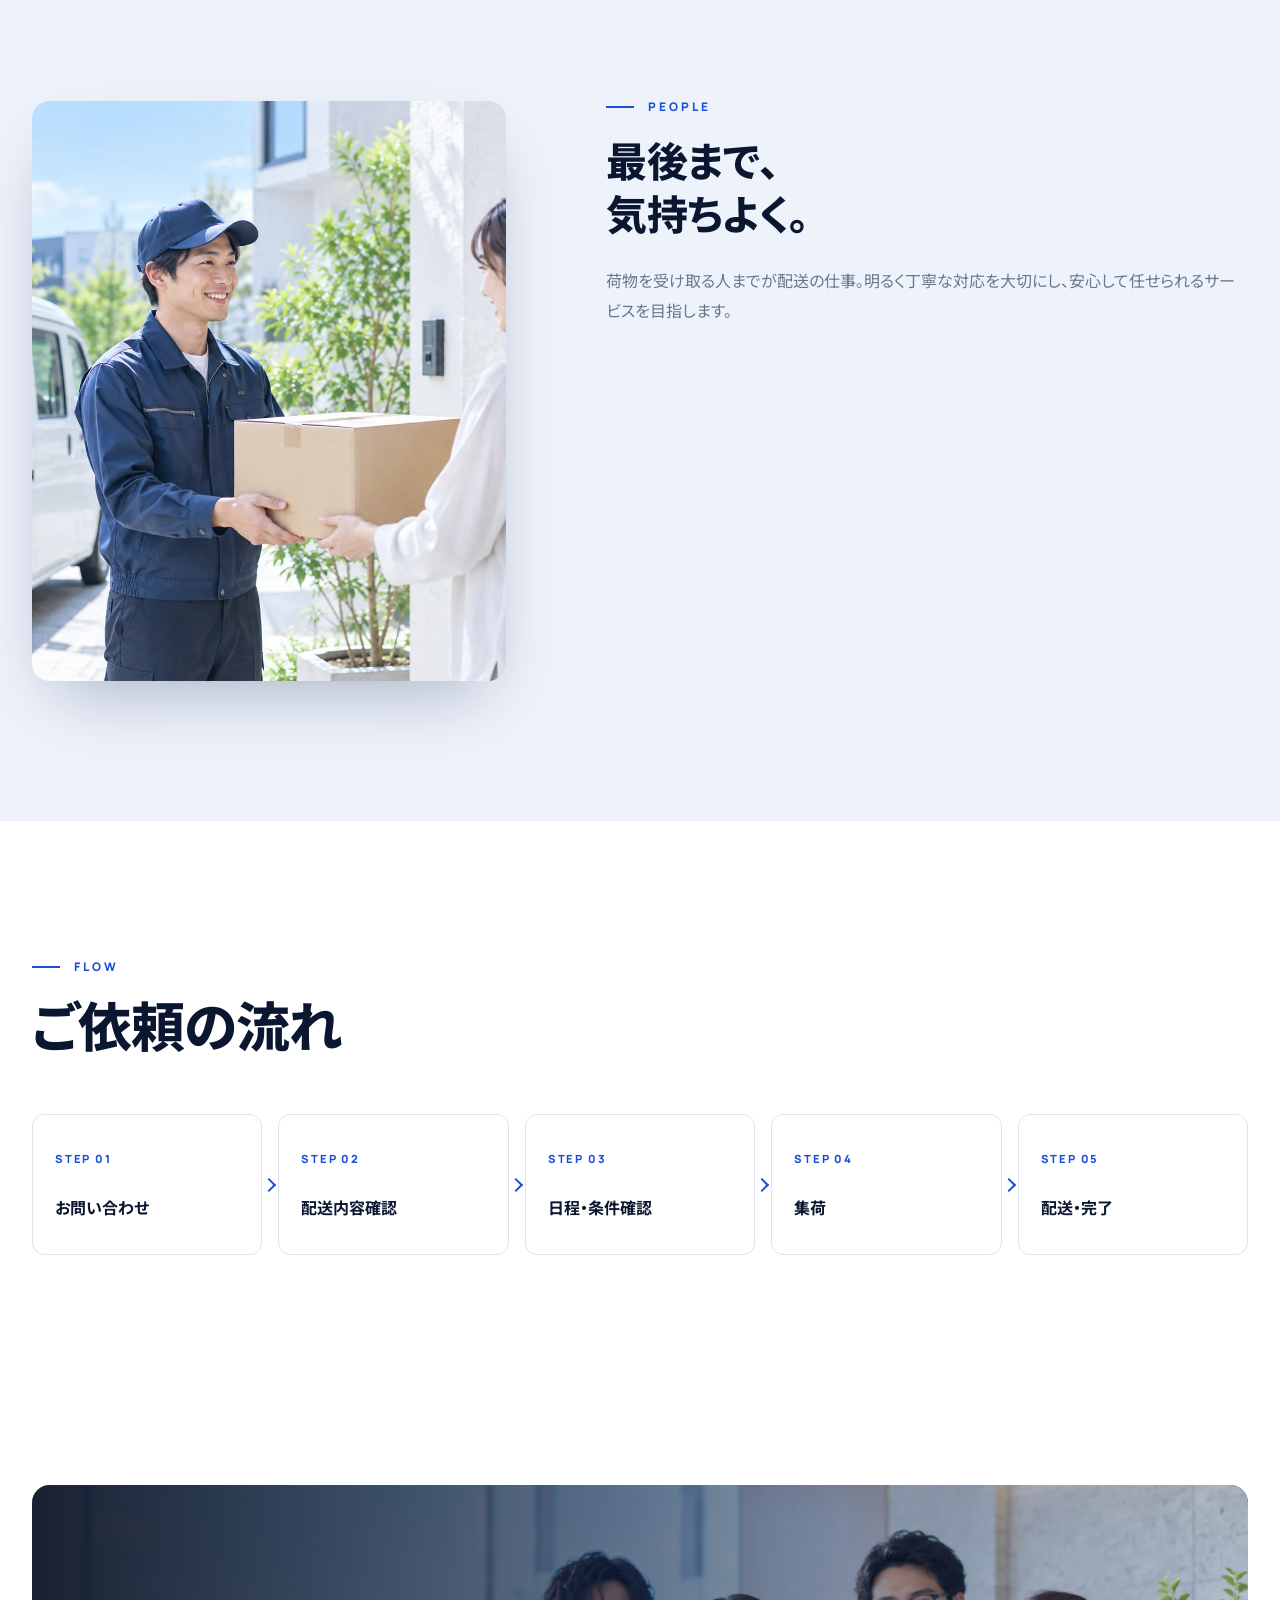
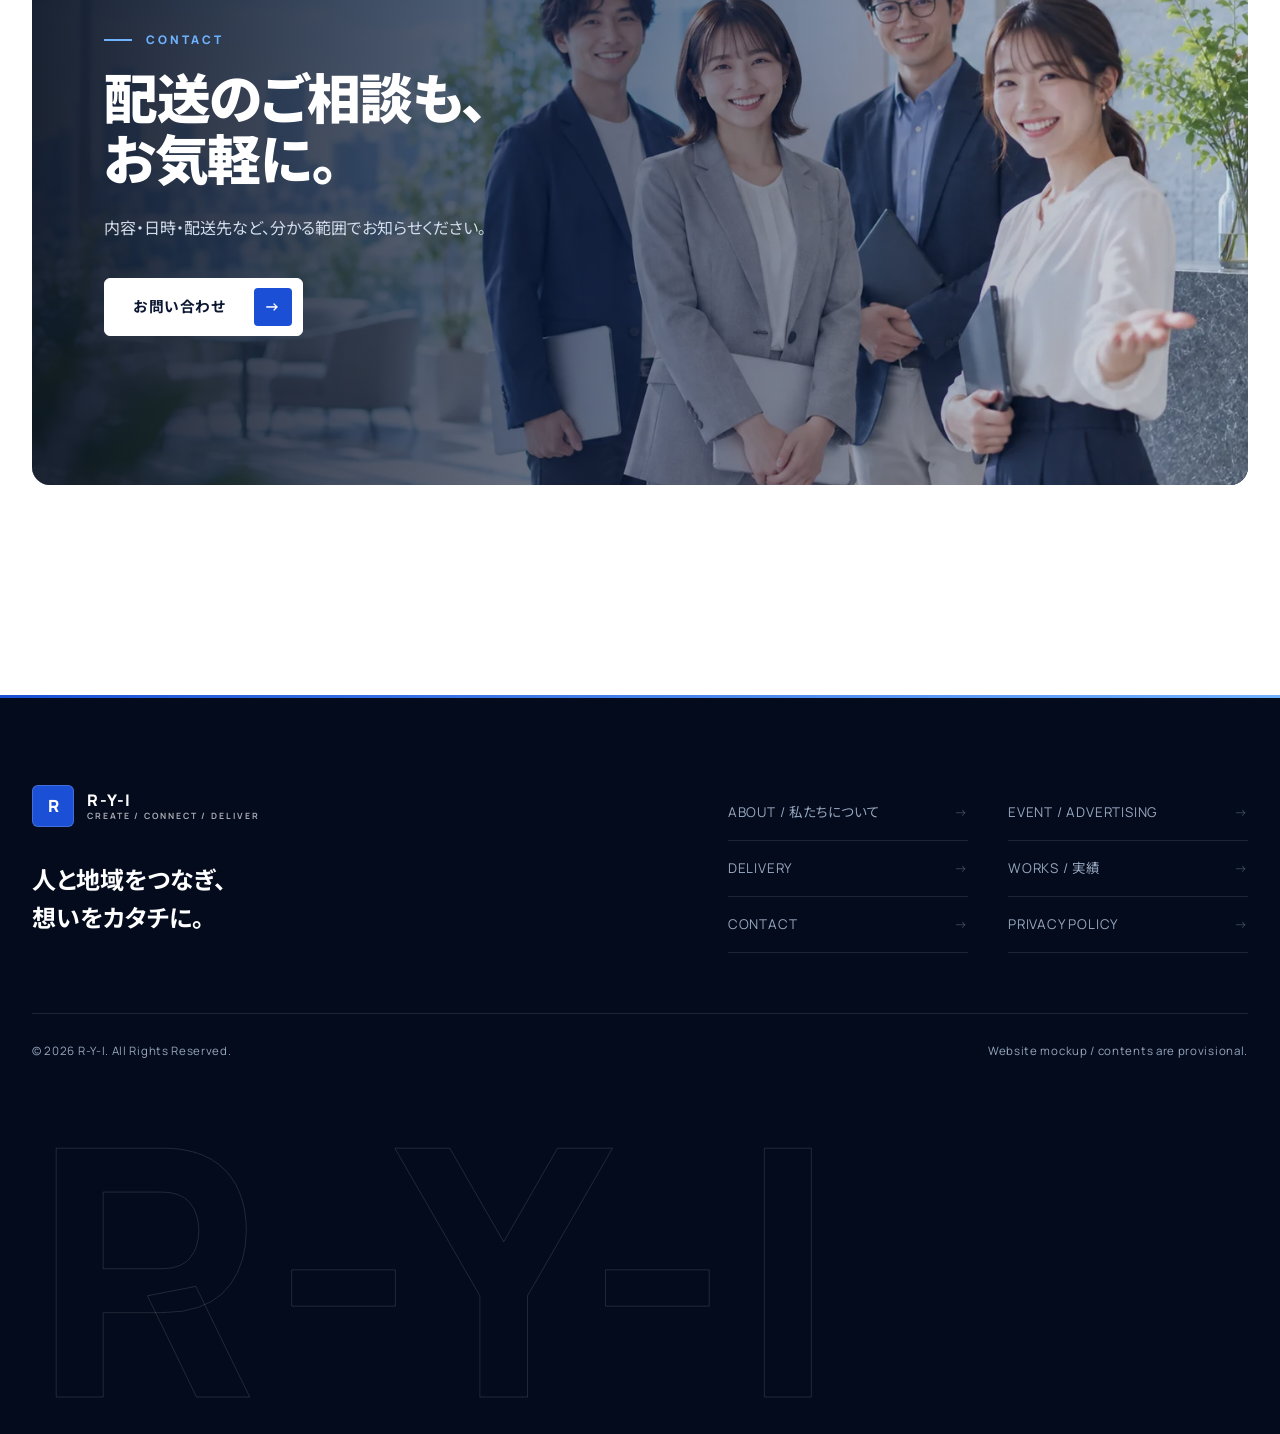
<file: delivery.html>
<!doctype html><html lang="ja"><head><meta charset="utf-8"><meta name="viewport" content="width=device-width,initial-scale=1"><title>DELIVERY | R-Y-I</title><link rel="stylesheet" href="assets/css/style.css"></head><body class="page-preload">
<header class="site-header subpage"><div class="container header-inner"><a class="logo" href="index.html"><span class="logo-symbol">R</span><span class="logo-text">R-Y-I<small>CREATE / CONNECT / DELIVER</small></span></a><button class="menu-btn" type="button" aria-label="メニューを開く" aria-expanded="false" aria-controls="main-navigation"><span></span><span></span><span></span></button><nav class="main-nav" id="main-navigation"><a href="index.html">HOME</a><a href="about.html">ABOUT</a><a href="event.html">EVENT / AD</a><a href="delivery.html">DELIVERY</a><a href="works.html">WORKS</a><a class="nav-contact" href="contact.html">CONTACT</a></nav></div></header>
<main><section class="page-hero"><img src="assets/img/delivery-business.webp" alt="軽貨物配送スタッフ"><div class="container page-hero-content"><div class="eyebrow">Light Cargo Delivery</div><h1>届けるのは、<br>荷物だけじゃない。</h1><p>企業・個人のお客様へ。軽貨物の機動力を活かし、丁寧で柔軟な配送を目指します。</p></div></section>
<section class="section"><div class="container two-col"><div class="sticky reveal-left"><div class="eyebrow">Delivery</div><h2 class="section-title">丁寧に、柔軟に。<br>必要な場所へ。</h2></div><div class="content-block reveal-right"><p class="kicker">顔の見える配送サービスを。</p><p>軽貨物運送事業では、企業・個人のお客様を対象に、さまざまな配送ニーズへの対応を想定しています。具体的な対応エリア・サービス内容は、追加ヒアリング後に確定します。</p><div class="service-grid"><div class="service-card"><span class="n">01</span><h3>企業向け配送</h3><p>企業間の荷物や業務に関わる配送など。</p></div><div class="service-card"><span class="n">02</span><h3>スポット配送</h3><p>必要なタイミングに合わせた配送。</p></div><div class="service-card"><span class="n">03</span><h3>定期配送</h3><p>決まったスケジュールでの配送を想定。</p></div><div class="service-card"><span class="n">04</span><h3>個人向け配送</h3><p>個人のお客様からのご相談にも対応予定。</p></div></div></div></div></section>
<section class="section bg-soft"><div class="container two-col"><div class="photo-round reveal-left"><img src="assets/img/delivery-customer.webp" alt="荷物を手渡す配送スタッフ"></div><div class="content-block reveal-right"><div class="eyebrow">People</div><h2>最後まで、<br>気持ちよく。</h2><p>荷物を受け取る人までが配送の仕事。明るく丁寧な対応を大切にし、安心して任せられるサービスを目指します。</p></div></div></section>
<section class="section"><div class="container"><div class="eyebrow reveal">Flow</div><h2 class="section-title reveal">ご依頼の流れ</h2><div class="flow reveal"><div class="flow-step"><b>STEP 01</b><span>お問い合わせ</span></div><div class="flow-step"><b>STEP 02</b><span>配送内容確認</span></div><div class="flow-step"><b>STEP 03</b><span>日程・条件確認</span></div><div class="flow-step"><b>STEP 04</b><span>集荷</span></div><div class="flow-step"><b>STEP 05</b><span>配送・完了</span></div></div></div></section>
<section class="section-sm"><div class="container"><div class="contact-visual reveal"><img src="assets/img/contact-team.webp" alt="スタッフ"><div class="contact-copy"><div class="eyebrow">Contact</div><h2>配送のご相談も、<br>お気軽に。</h2><p>内容・日時・配送先など、分かる範囲でお知らせください。</p><a class="btn light" href="contact.html">お問い合わせ</a></div></div></div></section></main>
<footer><div class="container"><div class="footer-main"><div><a class="logo" href="index.html"><span class="logo-symbol">R</span><span>R-Y-I<small>CREATE / CONNECT / DELIVER</small></span></a><p class="footer-message">人と地域をつなぎ、<br>想いをカタチに。</p></div><nav class="footer-nav"><a href="about.html">ABOUT / 私たちについて</a><a href="event.html">EVENT / ADVERTISING</a><a href="delivery.html">DELIVERY</a><a href="works.html">WORKS / 実績</a><a href="contact.html">CONTACT</a><a href="privacy.html">PRIVACY POLICY</a></nav></div><div class="footer-bottom"><span>© 2026 R-Y-I. All Rights Reserved.</span><span>Website mockup / contents are provisional.</span></div></div></footer><script src="assets/js/main.js"></script></body></html>
</file>
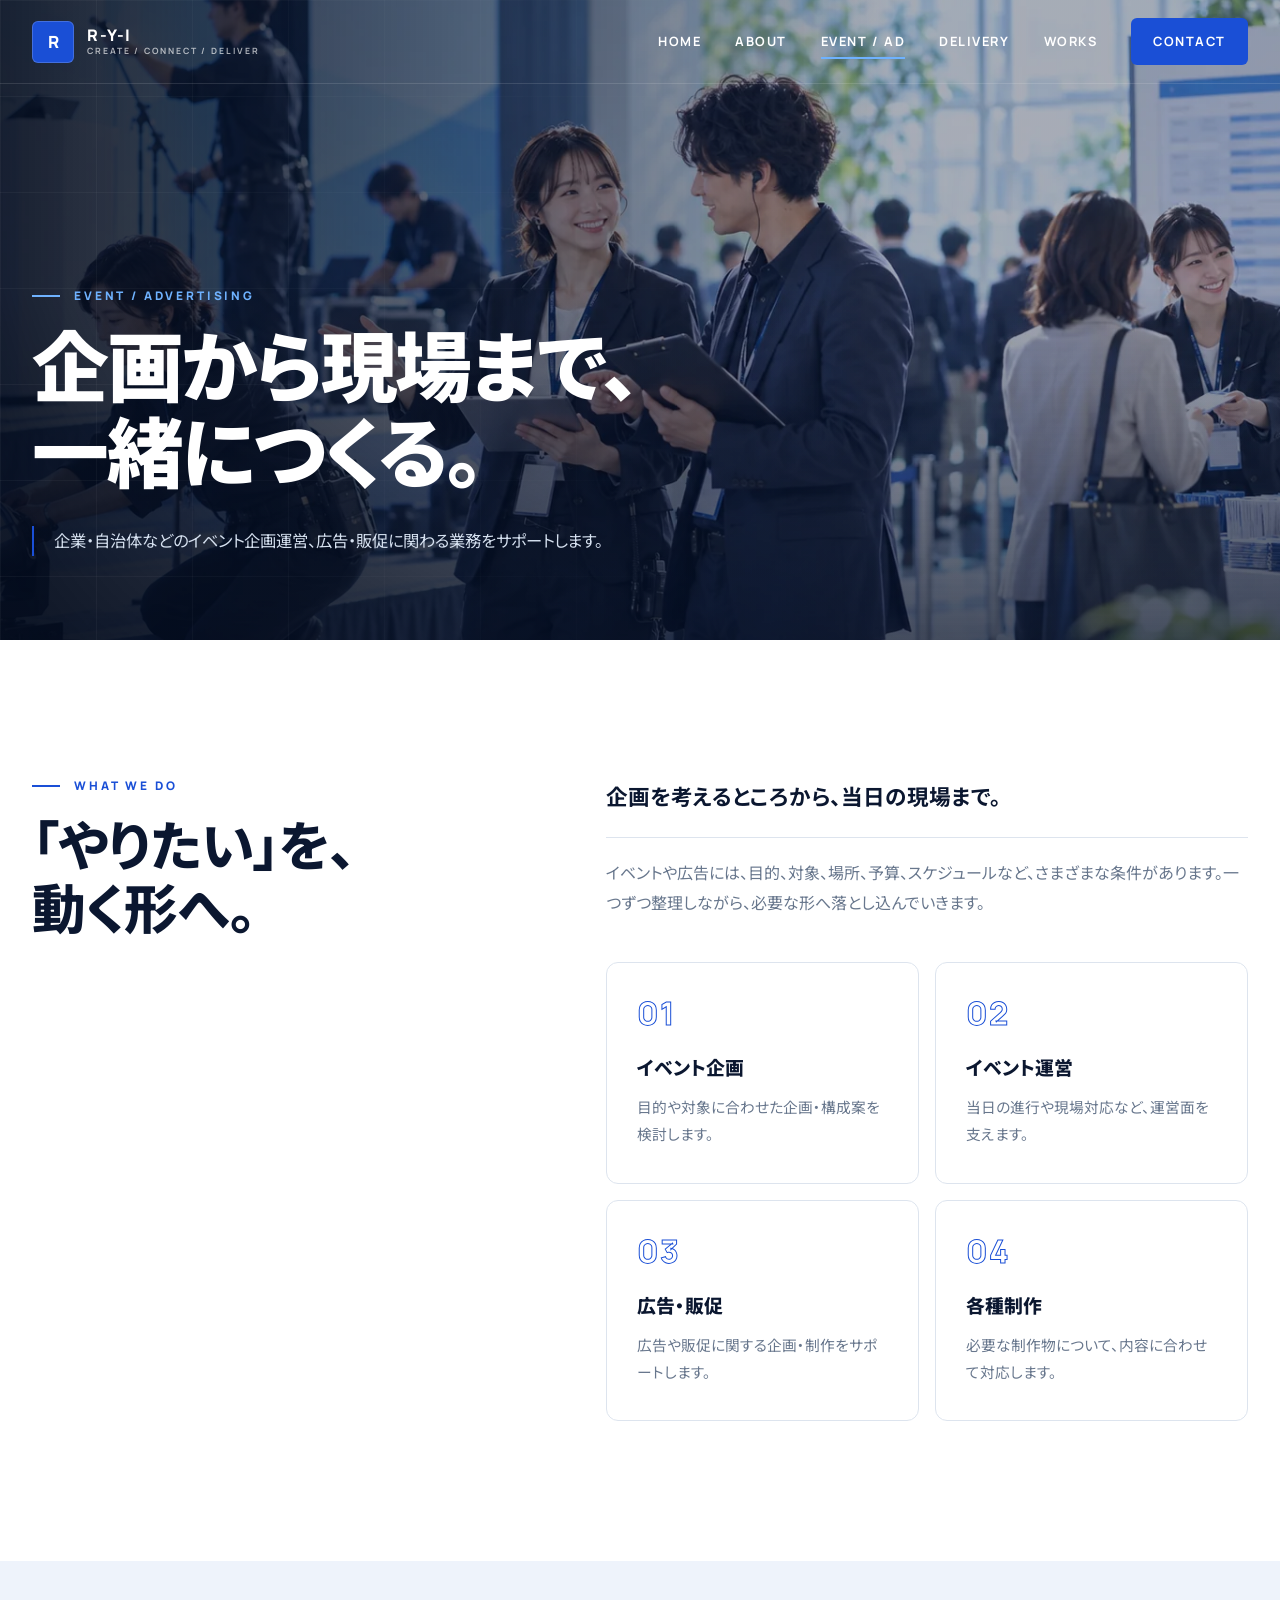
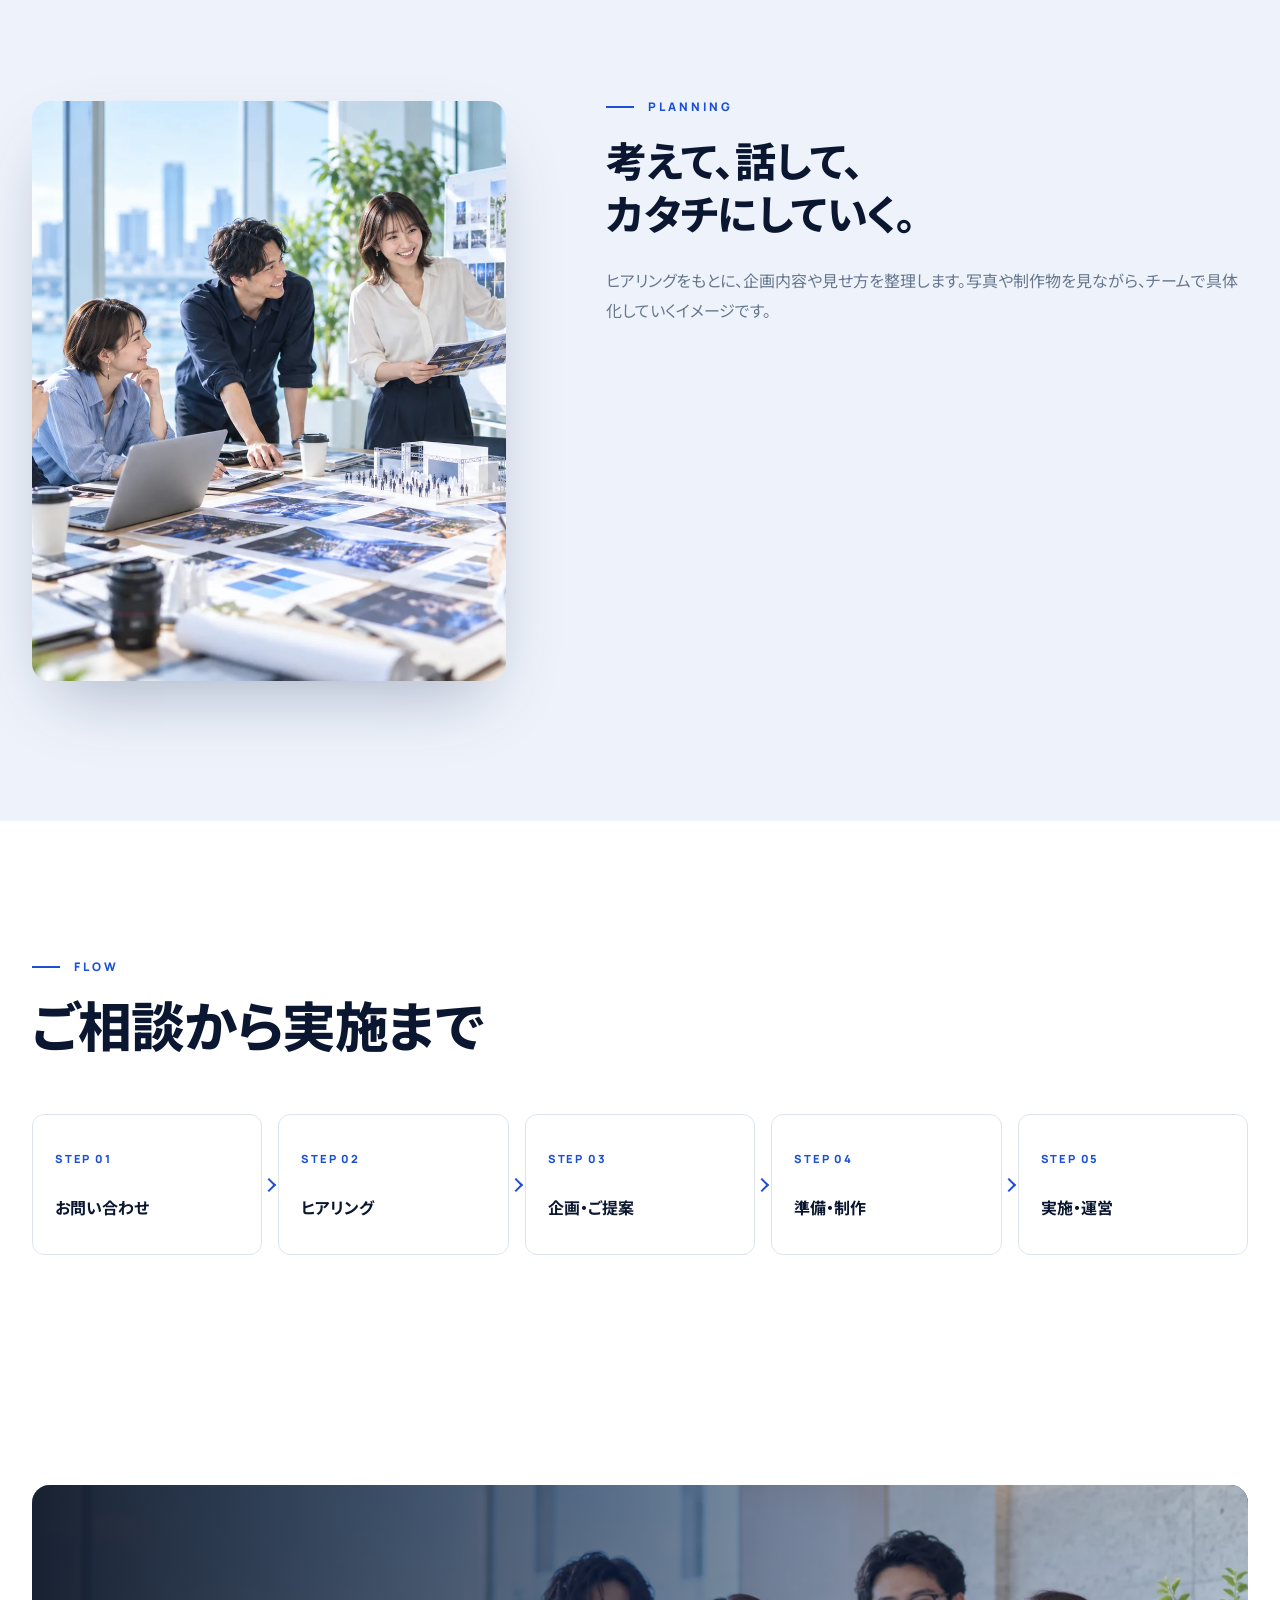
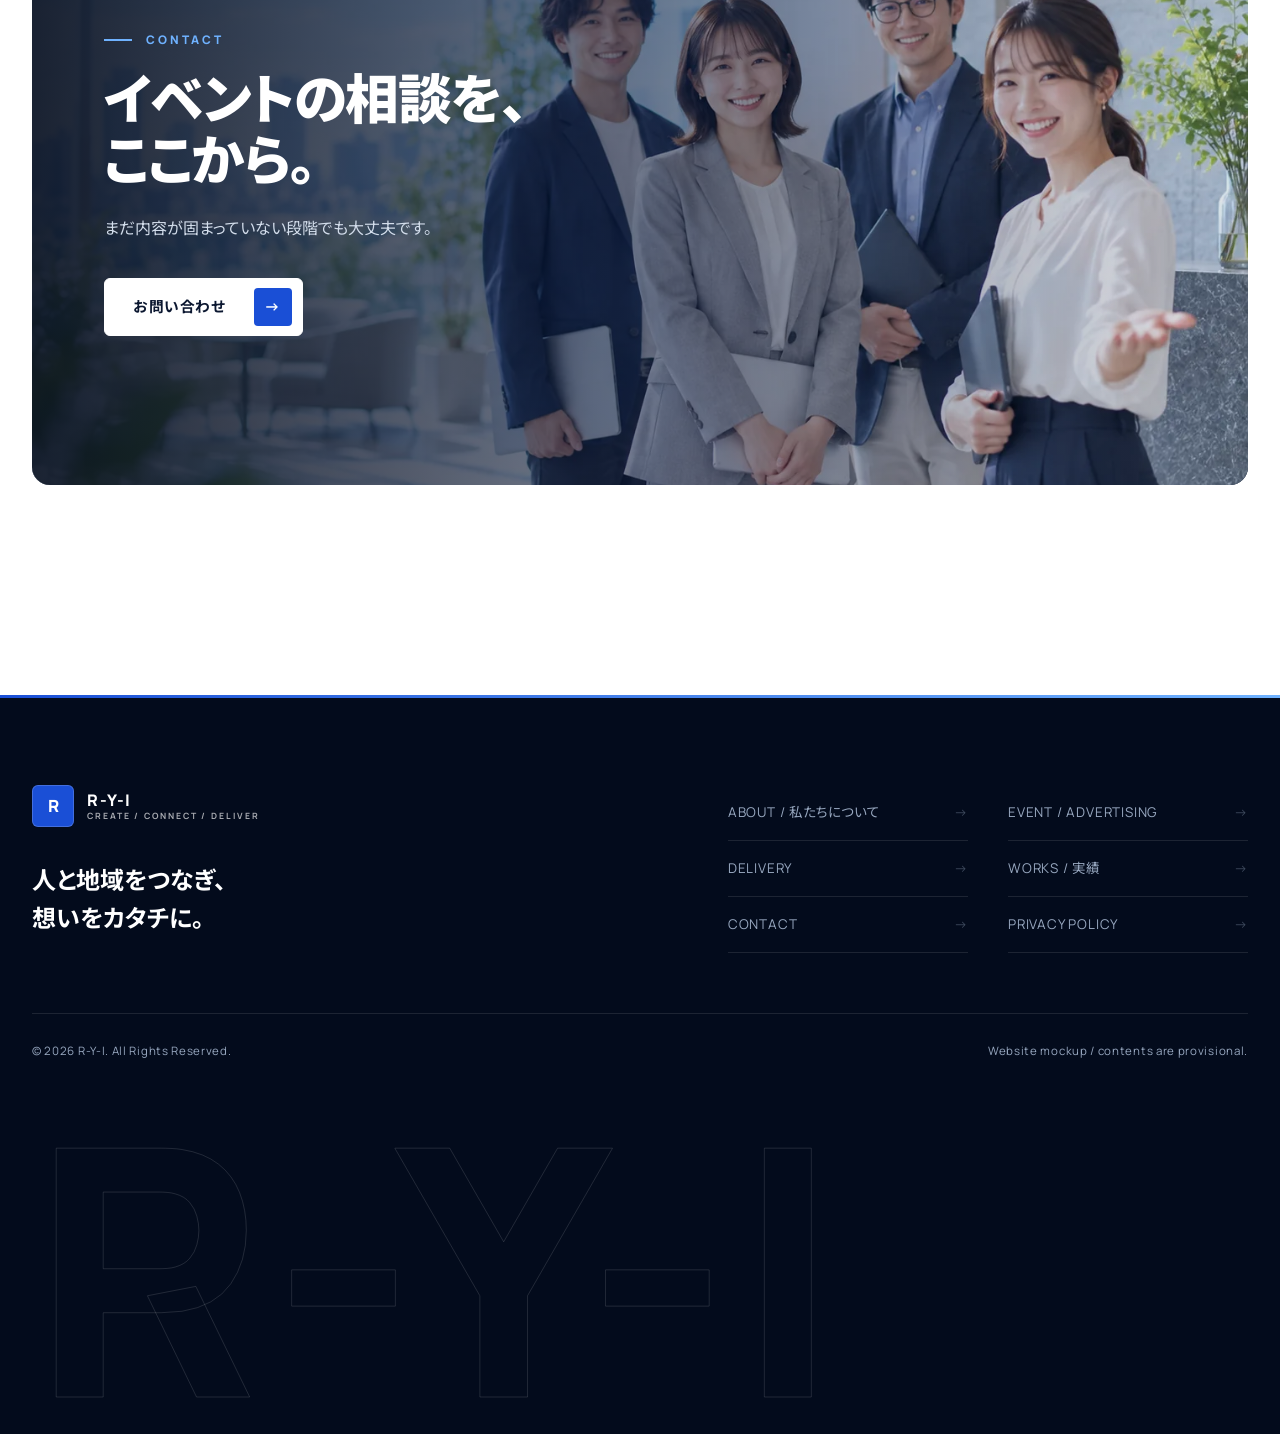
<file: event.html>
<!doctype html><html lang="ja"><head><meta charset="utf-8"><meta name="viewport" content="width=device-width,initial-scale=1"><title>EVENT / ADVERTISING | R-Y-I</title><link rel="stylesheet" href="assets/css/style.css"></head><body class="page-preload">
<header class="site-header subpage"><div class="container header-inner"><a class="logo" href="index.html"><span class="logo-symbol">R</span><span class="logo-text">R-Y-I<small>CREATE / CONNECT / DELIVER</small></span></a><button class="menu-btn" type="button" aria-label="メニューを開く" aria-expanded="false" aria-controls="main-navigation"><span></span><span></span><span></span></button><nav class="main-nav" id="main-navigation"><a href="index.html">HOME</a><a href="about.html">ABOUT</a><a href="event.html">EVENT / AD</a><a href="delivery.html">DELIVERY</a><a href="works.html">WORKS</a><a class="nav-contact" href="contact.html">CONTACT</a></nav></div></header>
<main><section class="page-hero"><img src="assets/img/event-operation.webp" alt="イベント会場を運営するスタッフ"><div class="container page-hero-content"><div class="eyebrow">Event / Advertising</div><h1>企画から現場まで、<br>一緒につくる。</h1><p>企業・自治体などのイベント企画運営、広告・販促に関わる業務をサポートします。</p></div></section>
<section class="section"><div class="container two-col"><div class="sticky reveal-left"><div class="eyebrow">What We Do</div><h2 class="section-title">「やりたい」を、<br>動く形へ。</h2></div><div class="content-block reveal-right"><p class="kicker">企画を考えるところから、当日の現場まで。</p><p>イベントや広告には、目的、対象、場所、予算、スケジュールなど、さまざまな条件があります。一つずつ整理しながら、必要な形へ落とし込んでいきます。</p><div class="service-grid"><div class="service-card"><span class="n">01</span><h3>イベント企画</h3><p>目的や対象に合わせた企画・構成案を検討します。</p></div><div class="service-card"><span class="n">02</span><h3>イベント運営</h3><p>当日の進行や現場対応など、運営面を支えます。</p></div><div class="service-card"><span class="n">03</span><h3>広告・販促</h3><p>広告や販促に関する企画・制作をサポートします。</p></div><div class="service-card"><span class="n">04</span><h3>各種制作</h3><p>必要な制作物について、内容に合わせて対応します。</p></div></div></div></div></section>
<section class="section bg-soft"><div class="container two-col"><div class="photo-round reveal-left"><img src="assets/img/event-planning.webp" alt="イベント企画会議"></div><div class="content-block reveal-right"><div class="eyebrow">Planning</div><h2>考えて、話して、<br>カタチにしていく。</h2><p>ヒアリングをもとに、企画内容や見せ方を整理します。写真や制作物を見ながら、チームで具体化していくイメージです。</p></div></div></section>
<section class="section"><div class="container"><div class="eyebrow reveal">Flow</div><h2 class="section-title reveal">ご相談から実施まで</h2><div class="flow reveal"><div class="flow-step"><b>STEP 01</b><span>お問い合わせ</span></div><div class="flow-step"><b>STEP 02</b><span>ヒアリング</span></div><div class="flow-step"><b>STEP 03</b><span>企画・ご提案</span></div><div class="flow-step"><b>STEP 04</b><span>準備・制作</span></div><div class="flow-step"><b>STEP 05</b><span>実施・運営</span></div></div></div></section>
<section class="section-sm"><div class="container"><div class="contact-visual reveal"><img src="assets/img/contact-team.webp" alt="スタッフ"><div class="contact-copy"><div class="eyebrow">Contact</div><h2>イベントの相談を、<br>ここから。</h2><p>まだ内容が固まっていない段階でも大丈夫です。</p><a class="btn light" href="contact.html">お問い合わせ</a></div></div></div></section></main>
<footer><div class="container"><div class="footer-main"><div><a class="logo" href="index.html"><span class="logo-symbol">R</span><span>R-Y-I<small>CREATE / CONNECT / DELIVER</small></span></a><p class="footer-message">人と地域をつなぎ、<br>想いをカタチに。</p></div><nav class="footer-nav"><a href="about.html">ABOUT / 私たちについて</a><a href="event.html">EVENT / ADVERTISING</a><a href="delivery.html">DELIVERY</a><a href="works.html">WORKS / 実績</a><a href="contact.html">CONTACT</a><a href="privacy.html">PRIVACY POLICY</a></nav></div><div class="footer-bottom"><span>© 2026 R-Y-I. All Rights Reserved.</span><span>Website mockup / contents are provisional.</span></div></div></footer><script src="assets/js/main.js"></script></body></html>
</file>
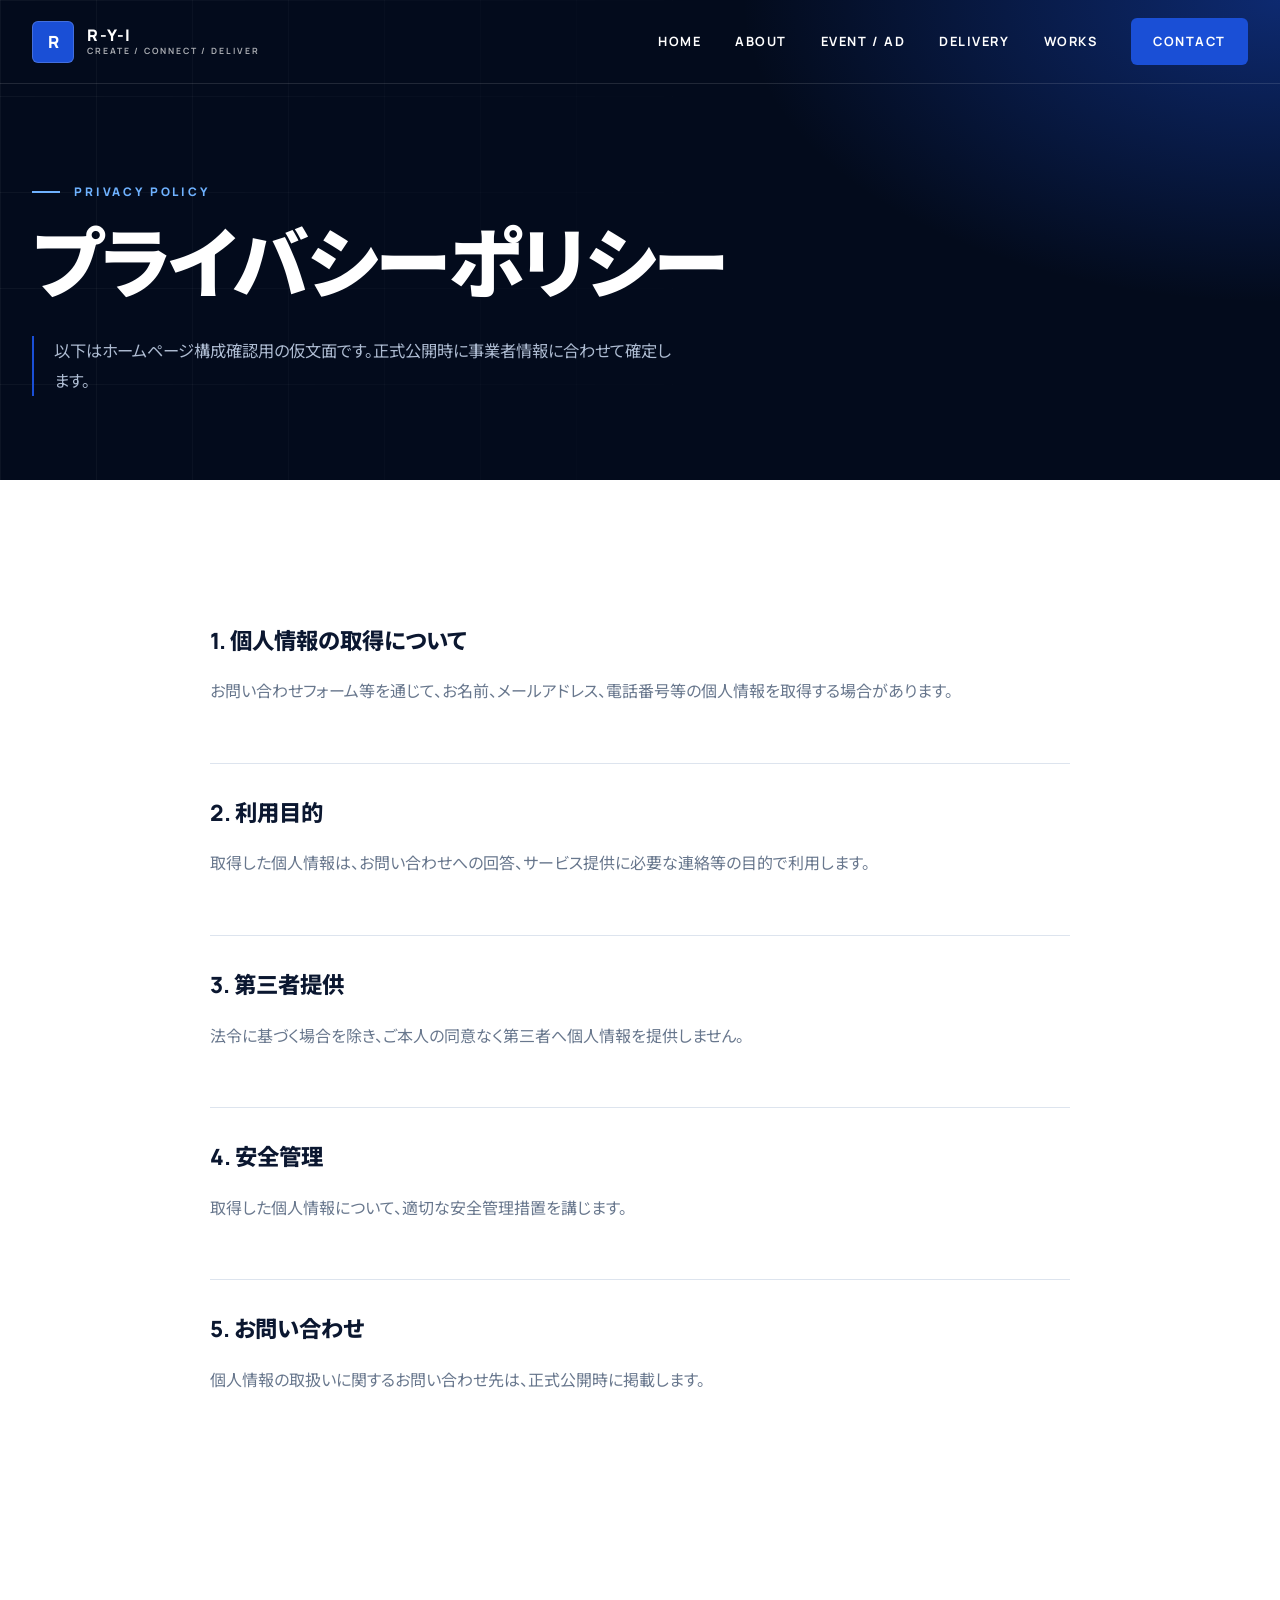
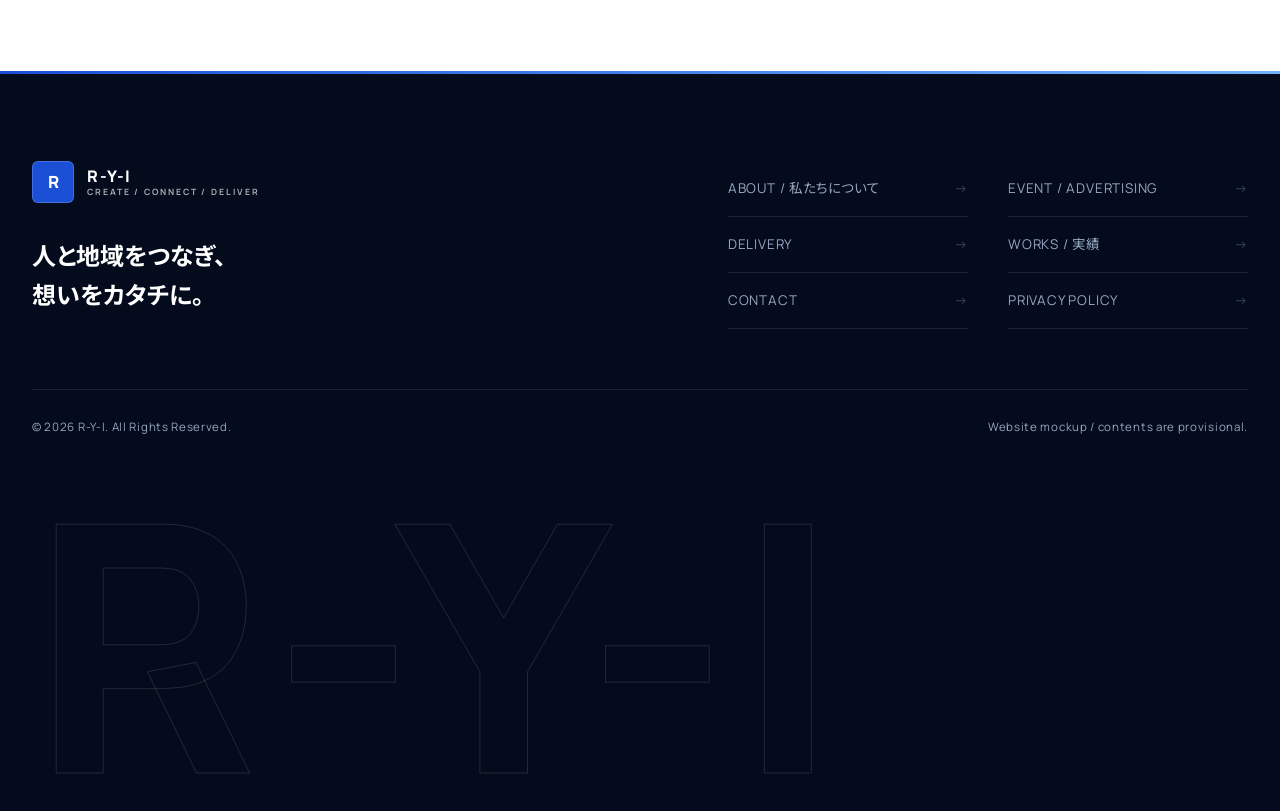
<file: privacy.html>
<!doctype html><html lang="ja"><head><meta charset="utf-8"><meta name="viewport" content="width=device-width,initial-scale=1"><title>PRIVACY POLICY | R-Y-I</title><link rel="stylesheet" href="assets/css/style.css"></head><body class="page-preload">
<header class="site-header subpage"><div class="container header-inner"><a class="logo" href="index.html"><span class="logo-symbol">R</span><span class="logo-text">R-Y-I<small>CREATE / CONNECT / DELIVER</small></span></a><button class="menu-btn" type="button" aria-label="メニューを開く" aria-expanded="false" aria-controls="main-navigation"><span></span><span></span><span></span></button><nav class="main-nav" id="main-navigation"><a href="index.html">HOME</a><a href="about.html">ABOUT</a><a href="event.html">EVENT / AD</a><a href="delivery.html">DELIVERY</a><a href="works.html">WORKS</a><a class="nav-contact" href="contact.html">CONTACT</a></nav></div></header>
<main><section class="page-hero plain"><div class="container page-hero-content"><div class="eyebrow">Privacy Policy</div><h1 class="section-title">プライバシーポリシー</h1><p class="section-lead">以下はホームページ構成確認用の仮文面です。正式公開時に事業者情報に合わせて確定します。</p></div></section><section class="section"><div class="container prose"><h2>1. 個人情報の取得について</h2><p>お問い合わせフォーム等を通じて、お名前、メールアドレス、電話番号等の個人情報を取得する場合があります。</p><h2>2. 利用目的</h2><p>取得した個人情報は、お問い合わせへの回答、サービス提供に必要な連絡等の目的で利用します。</p><h2>3. 第三者提供</h2><p>法令に基づく場合を除き、ご本人の同意なく第三者へ個人情報を提供しません。</p><h2>4. 安全管理</h2><p>取得した個人情報について、適切な安全管理措置を講じます。</p><h2>5. お問い合わせ</h2><p>個人情報の取扱いに関するお問い合わせ先は、正式公開時に掲載します。</p></div></section></main>
<footer><div class="container"><div class="footer-main"><div><a class="logo" href="index.html"><span class="logo-symbol">R</span><span>R-Y-I<small>CREATE / CONNECT / DELIVER</small></span></a><p class="footer-message">人と地域をつなぎ、<br>想いをカタチに。</p></div><nav class="footer-nav"><a href="about.html">ABOUT / 私たちについて</a><a href="event.html">EVENT / ADVERTISING</a><a href="delivery.html">DELIVERY</a><a href="works.html">WORKS / 実績</a><a href="contact.html">CONTACT</a><a href="privacy.html">PRIVACY POLICY</a></nav></div><div class="footer-bottom"><span>© 2026 R-Y-I. All Rights Reserved.</span><span>Website mockup / contents are provisional.</span></div></div></footer><script src="assets/js/main.js"></script></body></html>
</file>
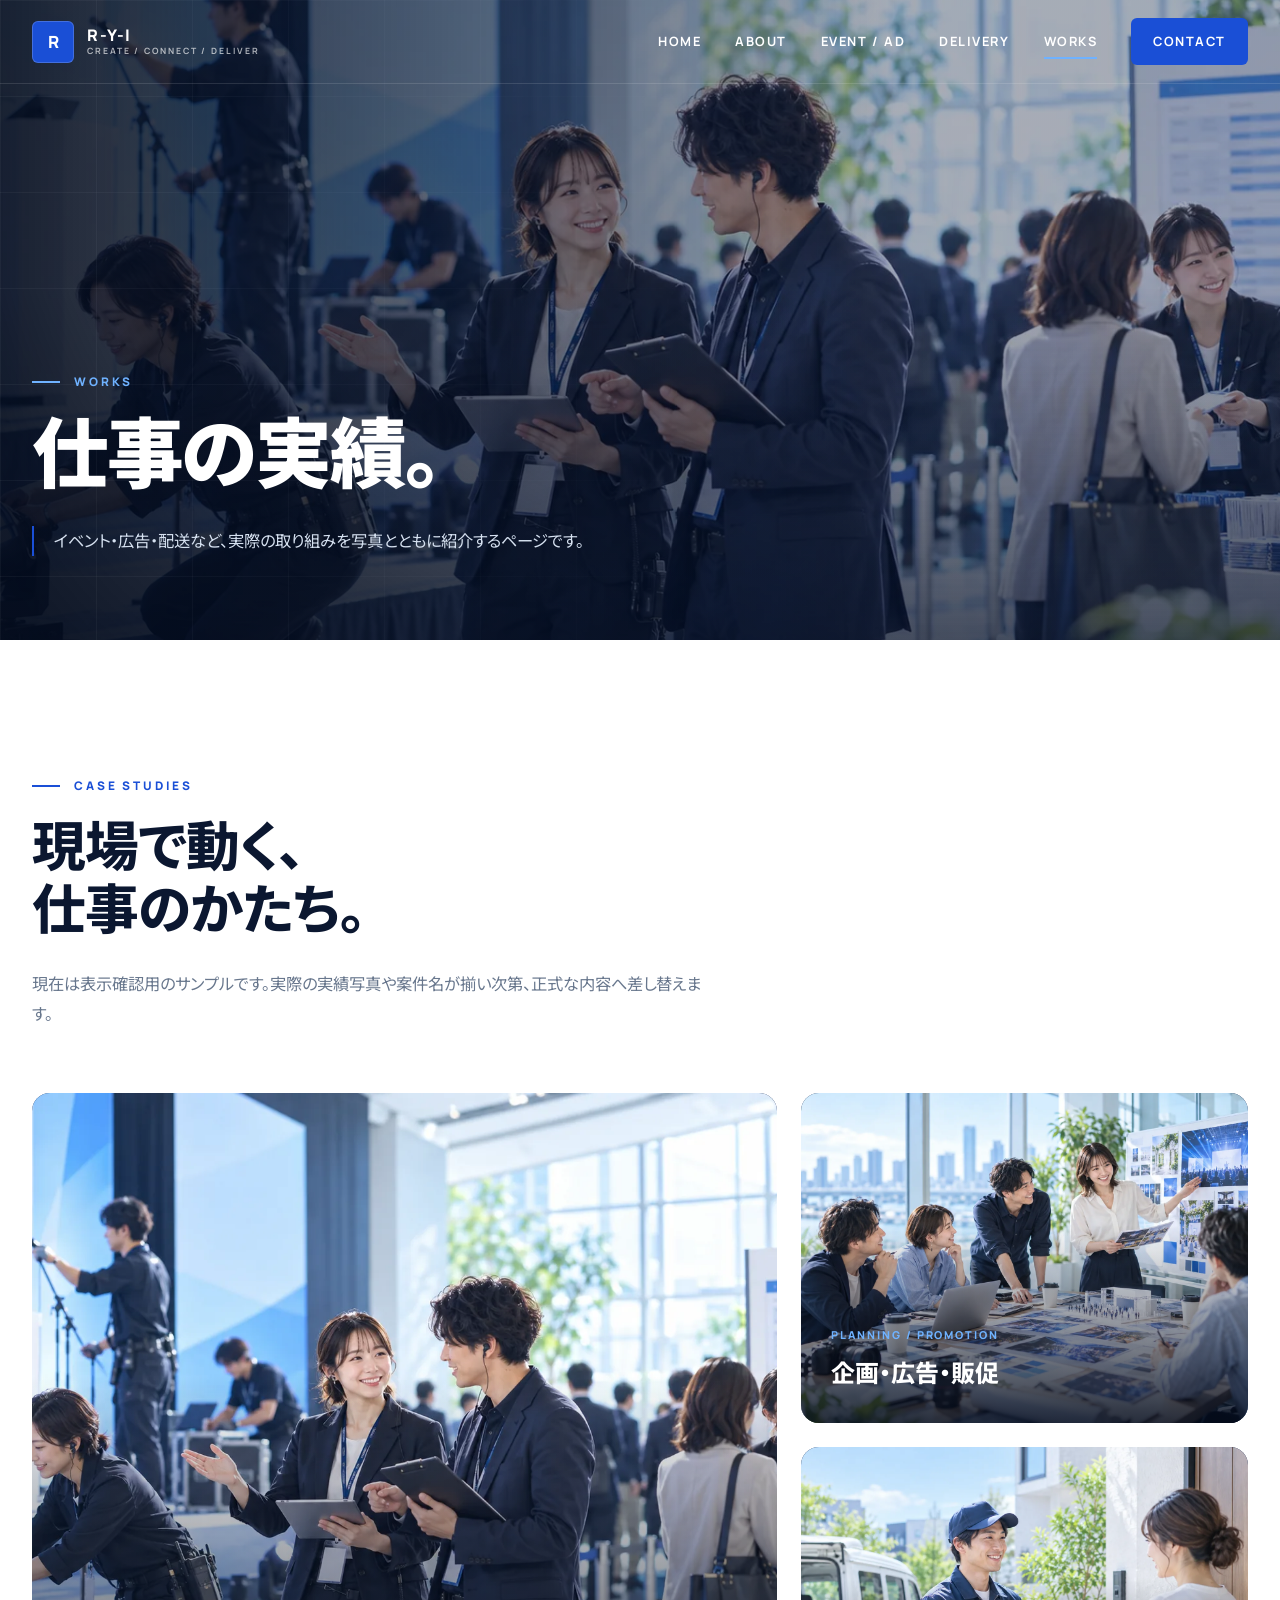
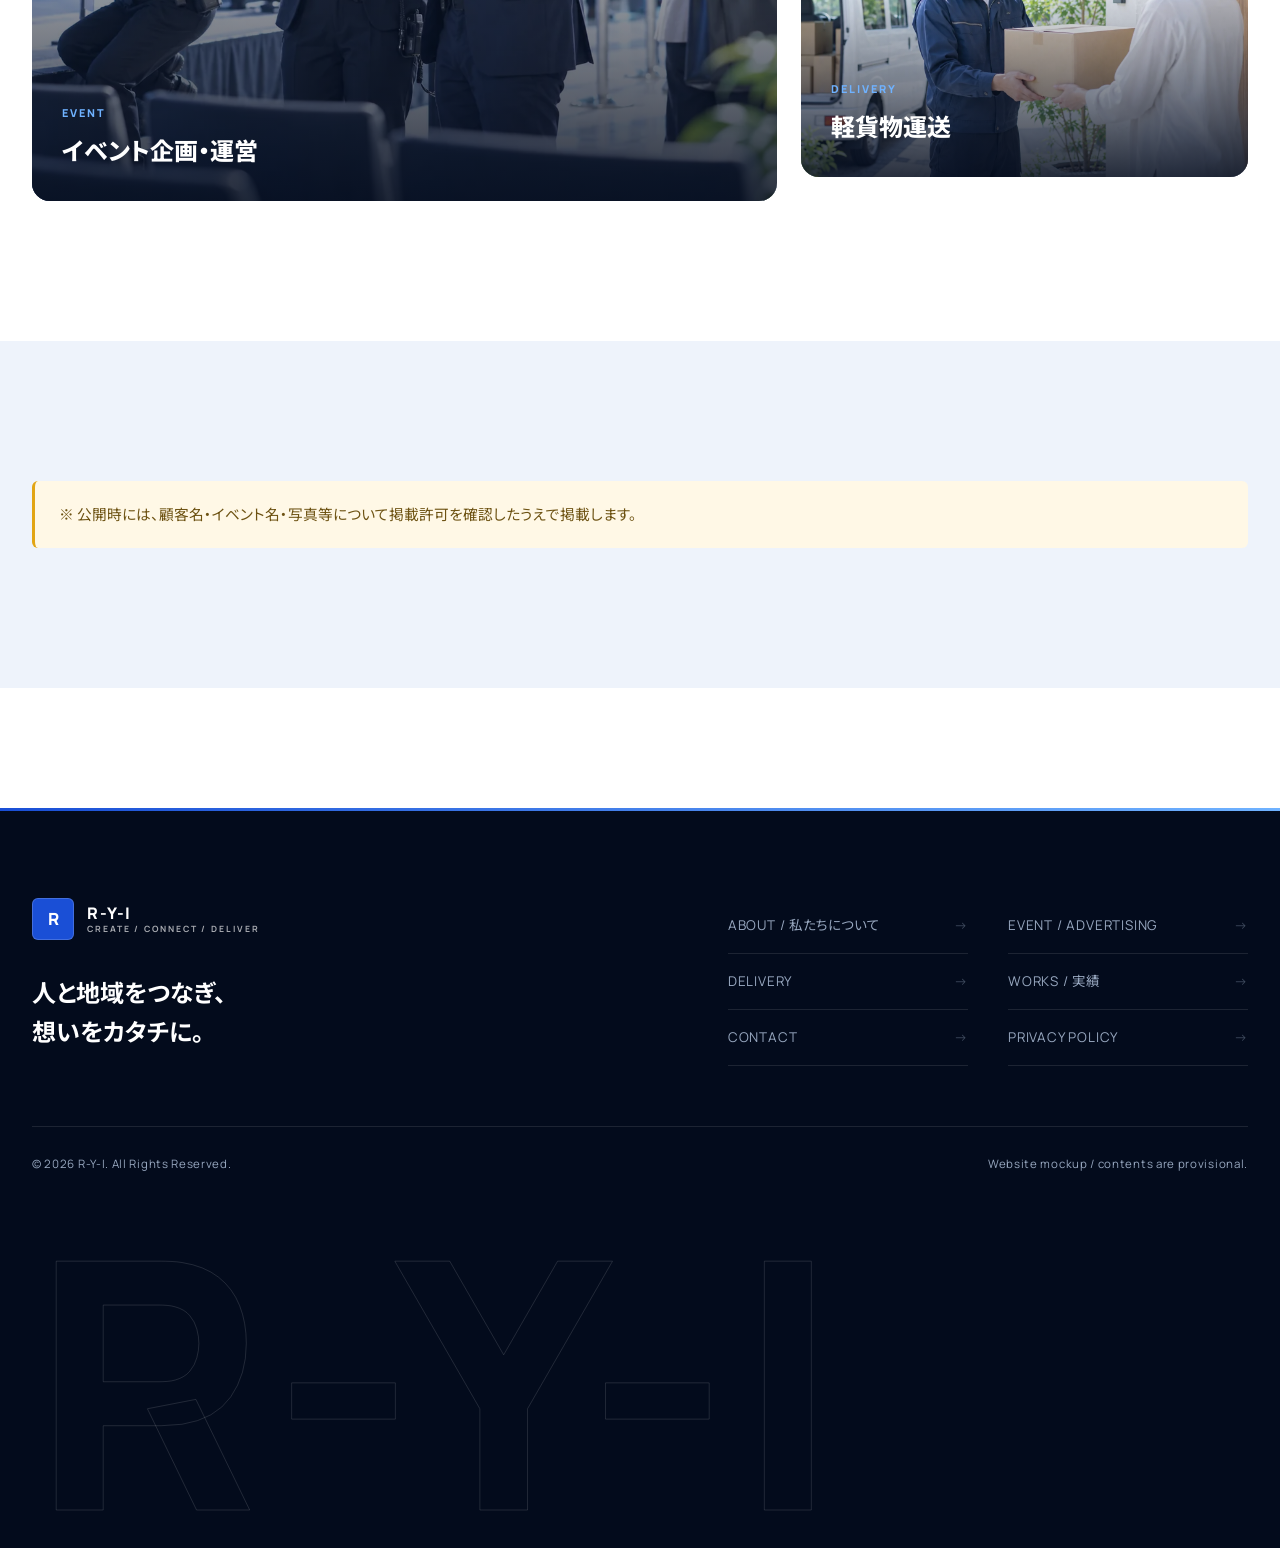
<file: works.html>
<!doctype html><html lang="ja"><head><meta charset="utf-8"><meta name="viewport" content="width=device-width,initial-scale=1"><title>WORKS | R-Y-I</title><link rel="stylesheet" href="assets/css/style.css"></head><body class="page-preload">
<header class="site-header subpage"><div class="container header-inner"><a class="logo" href="index.html"><span class="logo-symbol">R</span><span class="logo-text">R-Y-I<small>CREATE / CONNECT / DELIVER</small></span></a><button class="menu-btn" type="button" aria-label="メニューを開く" aria-expanded="false" aria-controls="main-navigation"><span></span><span></span><span></span></button><nav class="main-nav" id="main-navigation"><a href="index.html">HOME</a><a href="about.html">ABOUT</a><a href="event.html">EVENT / AD</a><a href="delivery.html">DELIVERY</a><a href="works.html">WORKS</a><a class="nav-contact" href="contact.html">CONTACT</a></nav></div></header>
<main><section class="page-hero"><img src="assets/img/event-operation.webp" alt="イベント運営現場"><div class="container page-hero-content"><div class="eyebrow">Works</div><h1>仕事の実績。</h1><p>イベント・広告・配送など、実際の取り組みを写真とともに紹介するページです。</p></div></section>
<section class="section"><div class="container"><div class="eyebrow reveal">Case Studies</div><h2 class="section-title reveal">現場で動く、<br>仕事のかたち。</h2><p class="section-lead reveal">現在は表示確認用のサンプルです。実際の実績写真や案件名が揃い次第、正式な内容へ差し替えます。</p><div class="works-layout"><div class="work-item large reveal-left"><img src="assets/img/event-operation.webp" alt="イベント運営"><div class="work-label"><small>Event</small><h3>イベント企画・運営</h3></div></div><div class="works-side"><div class="work-item reveal-right"><img src="assets/img/event-planning.webp" alt="企画・広告"><div class="work-label"><small>Planning / Promotion</small><h3>企画・広告・販促</h3></div></div><div class="work-item reveal-right"><img src="assets/img/delivery-customer.webp" alt="配送"><div class="work-label"><small>Delivery</small><h3>軽貨物運送</h3></div></div></div></div></div></section>
<section class="section bg-soft"><div class="container"><div class="note">※ 公開時には、顧客名・イベント名・写真等について掲載許可を確認したうえで掲載します。</div></div></section></main>
<footer><div class="container"><div class="footer-main"><div><a class="logo" href="index.html"><span class="logo-symbol">R</span><span>R-Y-I<small>CREATE / CONNECT / DELIVER</small></span></a><p class="footer-message">人と地域をつなぎ、<br>想いをカタチに。</p></div><nav class="footer-nav"><a href="about.html">ABOUT / 私たちについて</a><a href="event.html">EVENT / ADVERTISING</a><a href="delivery.html">DELIVERY</a><a href="works.html">WORKS / 実績</a><a href="contact.html">CONTACT</a><a href="privacy.html">PRIVACY POLICY</a></nav></div><div class="footer-bottom"><span>© 2026 R-Y-I. All Rights Reserved.</span><span>Website mockup / contents are provisional.</span></div></div></footer><script src="assets/js/main.js"></script></body></html>
</file>
<file: assets/css/style.css>
/* =========================================================
   R-Y-I Website  —  style.css  (v3.0 / 2026-11 リニューアル)
   ---------------------------------------------------------
   目次
    1. 基本設定（色・文字・余白）   ← 色を変えたいときはここ
    2. 共通パーツ（見出し・ボタン）
    3. ヘッダー / メニュー
    4. トップ：ヒーロー・マーキー
    5. トップ：各セクション
    6. フッター
    7. 下層ページ
    8. お問い合わせ / プライバシー
    9. アニメーション
   10. レスポンシブ（タブレット / スマホ）
   ========================================================= */

@import url('https://fonts.googleapis.com/css2?family=Manrope:wght@400;500;600;700;800&family=Noto+Sans+JP:wght@400;500;700;800;900&display=swap');

/* ---------- 1. 基本設定 ---------- */
:root{
  /* 色 */
  --navy-950:#030b1c;
  --navy-900:#051231;
  --navy-800:#0a1f48;
  --navy-700:#10306b;
  --blue:#1a4fd6;          /* メインの青 */
  --blue-deep:#0d3aa8;     /* ホバー時など濃い青 */
  --sky:#6fb2ff;           /* 暗い背景の上で使う明るい青 */
  --ice:#eef3fb;           /* 薄い背景 */
  --ink:#0b1730;           /* 見出しの文字色 */
  --text:#34435b;          /* 本文 */
  --muted:#68778d;         /* 補足文 */
  --line:#dde4ee;          /* 罫線 */
  --white:#fff;

  /* 形 */
  --r-lg:18px;
  --r-md:12px;
  --r-sm:6px;
  --shadow:0 30px 70px -24px rgba(6,26,70,.32);
  --shadow-sm:0 14px 34px -14px rgba(6,26,70,.22);
  --ease:cubic-bezier(.2,.7,.2,1);

  /* 文字 */
  --font:"Manrope","Noto Sans JP","Noto Sans CJK JP","Hiragino Sans",system-ui,sans-serif;
  --header-h:84px;
}

*,*::before,*::after{box-sizing:border-box}
html{scroll-behavior:smooth;-webkit-text-size-adjust:100%}
body{margin:0;font-family:var(--font);color:var(--text);background:#fff;line-height:1.85;overflow-x:hidden;font-feature-settings:"palt";-webkit-font-smoothing:antialiased}
a{color:inherit;text-decoration:none}
img{display:block;width:100%;height:auto}
button,input,select,textarea{font:inherit}
::selection{background:var(--blue);color:#fff}

.container{width:min(1240px,calc(100% - 64px));margin-inline:auto}
.section{padding:140px 0}
.section-sm{padding:90px 0}
.bg-soft{background:var(--ice)}
.bg-navy{background:var(--navy-900);color:#fff;position:relative;overflow:hidden}
.bg-navy::before{content:"";position:absolute;inset:0;pointer-events:none;
  background:
    radial-gradient(60% 50% at 100% 0%,rgba(26,79,214,.35),transparent 70%),
    linear-gradient(rgba(255,255,255,.035) 1px,transparent 1px) 0 0/80px 80px,
    linear-gradient(90deg,rgba(255,255,255,.035) 1px,transparent 1px) 0 0/80px 80px}
.bg-navy>.container{position:relative}

/* ---------- 2. 共通パーツ ---------- */
.eyebrow{display:flex;align-items:center;gap:14px;font-size:.74rem;line-height:1;letter-spacing:.24em;text-transform:uppercase;color:var(--blue);font-weight:800;margin-bottom:22px}
.eyebrow::before{content:"";width:28px;height:2px;background:currentColor;flex:none}
.bg-navy .eyebrow{color:var(--sky)}

.section-title{margin:0;color:var(--ink);font-size:clamp(2.2rem,4.2vw,4.1rem);line-height:1.18;letter-spacing:-.02em;font-weight:800}
.bg-navy .section-title{color:#fff}
.section-lead{max-width:680px;margin:28px 0 0;color:var(--muted);font-size:1.02rem}
.bg-navy .section-lead{color:#aebcd2}
.kicker{font-size:clamp(1.1rem,1.8vw,1.35rem);font-weight:700;color:var(--ink);line-height:1.6}

.btn{position:relative;display:inline-flex;align-items:center;justify-content:space-between;gap:28px;min-height:58px;padding:0 10px 0 28px;border-radius:var(--r-sm);background:var(--blue);color:#fff;font-weight:700;font-size:.92rem;letter-spacing:.04em;border:1px solid var(--blue);overflow:hidden;isolation:isolate;transition:background .35s,border-color .35s,color .35s,transform .35s var(--ease),box-shadow .35s;box-shadow:0 14px 30px -12px rgba(26,79,214,.6)}
.btn::after{content:"→";display:grid;place-items:center;width:38px;height:38px;border-radius:4px;background:rgba(255,255,255,.14);font-size:1rem;transition:transform .35s var(--ease),background .35s}
.btn::before{content:"";position:absolute;inset:0;z-index:-1;background:linear-gradient(110deg,transparent 30%,rgba(255,255,255,.28) 50%,transparent 70%);transform:translateX(-120%);transition:transform .7s var(--ease)}
.btn:hover{background:var(--blue-deep);border-color:var(--blue-deep);transform:translateY(-2px)}
.btn:hover::before{transform:translateX(120%)}
.btn:hover::after{transform:translateX(3px)}
.btn:active{transform:translateY(0) scale(.98)}
.btn.ghost{background:transparent;color:var(--ink);border-color:#c6d2e2;box-shadow:none}
.btn.ghost::after{background:var(--ice)}
.btn.ghost:hover{border-color:var(--ink);background:var(--ink);color:#fff}
.btn.ghost:hover::after{background:rgba(255,255,255,.14)}
.btn.light{background:#fff;color:var(--ink);border-color:#fff;box-shadow:none}
.btn.light::after{background:var(--blue);color:#fff}
.btn.light:hover{background:var(--sky);border-color:var(--sky);color:var(--navy-900)}

/* ---------- 3. ヘッダー / メニュー ---------- */
.site-header{position:fixed;inset:0 0 auto;z-index:1000;height:var(--header-h);border-bottom:1px solid rgba(255,255,255,.12);transition:height .4s var(--ease),background .4s,border-color .4s}
.site-header.scrolled{height:70px;background:rgba(255,255,255,.88);backdrop-filter:blur(18px) saturate(1.4);-webkit-backdrop-filter:blur(18px) saturate(1.4);border-color:var(--line)}
.header-inner{position:relative;z-index:2;height:100%;display:flex;align-items:center;justify-content:space-between;gap:28px}

.logo{position:relative;z-index:1202;display:flex;align-items:center;gap:13px;color:#fff;font-weight:800;letter-spacing:.1em;line-height:1.3;transition:color .3s}
.site-header.scrolled .logo{color:var(--ink)}
.logo-symbol{width:42px;height:42px;display:grid;place-items:center;border-radius:var(--r-sm);background:var(--blue);color:#fff;font-size:1.05rem;letter-spacing:0;box-shadow:inset 0 0 0 1px rgba(255,255,255,.18)}
.logo small{display:block;font-size:.54rem;letter-spacing:.22em;font-weight:700;opacity:.65}

.main-nav{display:flex;align-items:center;gap:34px;color:#fff;font-weight:700;font-size:.8rem;letter-spacing:.12em;transition:color .3s}
.site-header.scrolled .main-nav{color:var(--ink)}
.main-nav a{position:relative;padding:8px 0}
.main-nav a::after{content:"";position:absolute;left:0;bottom:2px;width:100%;height:2px;background:var(--sky);transform:scaleX(0);transform-origin:right;transition:transform .35s var(--ease)}
.site-header.scrolled .main-nav a::after{background:var(--blue)}
.main-nav a:hover::after,.main-nav a.active::after{transform:scaleX(1);transform-origin:left}
.main-nav .nav-contact{padding:12px 22px;border-radius:var(--r-sm);background:var(--blue);color:#fff;transition:background .3s}
.main-nav .nav-contact:hover{background:var(--blue-deep)}
.main-nav .nav-contact::after{display:none}

.menu-btn{display:none;position:relative;z-index:1203;width:46px;height:46px;border:1px solid rgba(255,255,255,.35);border-radius:var(--r-sm);background:transparent;color:#fff;cursor:pointer;transition:border-color .3s,color .3s}
.site-header.scrolled .menu-btn{color:var(--ink);border-color:var(--line)}
.menu-btn span{position:absolute;left:12px;width:20px;height:2px;background:currentColor;transition:transform .3s,opacity .3s,top .3s}
.menu-btn span:nth-child(1){top:15px}.menu-btn span:nth-child(2){top:21px}.menu-btn span:nth-child(3){top:27px}

/* ---------- 4. ヒーロー・マーキー ---------- */
.hero{position:relative;height:max(760px,100svh);overflow:hidden;background:var(--navy-950);color:#fff}
.hero-slides{position:absolute;inset:0}
.hero-slide{position:absolute;inset:-2%;opacity:0;transition:opacity 1.4s ease}
.hero-slide.active{opacity:1;animation:heroZoom 7.5s ease-out both}
.hero-slide img{height:100%;object-fit:cover}
.hero-slide:nth-child(2) img{object-position:center 35%}
@keyframes heroZoom{from{transform:scale(1)}to{transform:scale(1.06)}}
.hero::after{content:"";position:absolute;inset:0;z-index:1;
  background:
    linear-gradient(90deg,rgba(3,11,28,.92) 0%,rgba(5,18,49,.7) 38%,rgba(5,18,49,.15) 72%,rgba(5,18,49,.25) 100%),
    linear-gradient(0deg,rgba(3,11,28,.7),transparent 40%)}
.hero::before{content:"";position:absolute;inset:0;z-index:1;pointer-events:none;
  background:
    linear-gradient(rgba(255,255,255,.045) 1px,transparent 1px) 0 0/96px 96px,
    linear-gradient(90deg,rgba(255,255,255,.045) 1px,transparent 1px) 0 0/96px 96px;
  -webkit-mask-image:linear-gradient(90deg,#000 0%,transparent 65%);mask-image:linear-gradient(90deg,#000 0%,transparent 65%)}
.hero-content{position:relative;z-index:2;height:100%;display:flex;align-items:center;padding-top:40px}
.hero-copy{width:min(820px,80%)}
.hero .eyebrow{color:var(--sky);animation:fadeUp .8s .15s both}
.hero h1{margin:0;font-size:clamp(3.2rem,6.4vw,6.6rem);line-height:1.08;letter-spacing:-.035em;font-weight:900}
.hero h1 .line{display:block;overflow:hidden;padding-bottom:.06em}
.hero h1 .line span{display:block;animation:heroText 1.05s var(--ease) both}
.hero h1 .line:nth-child(2) span{animation-delay:.13s;background:linear-gradient(90deg,#fff 0%,#bcdcff 100%);-webkit-background-clip:text;background-clip:text;color:transparent}
@keyframes heroText{from{transform:translateY(110%)}to{transform:none}}
.hero-copy>p{max-width:600px;margin:34px 0 0;padding-left:20px;border-left:2px solid var(--blue);font-size:clamp(.98rem,1.4vw,1.12rem);color:#d6e1f0;animation:fadeUp .9s .45s both}
.hero-actions{display:flex;flex-wrap:wrap;gap:14px;margin-top:42px;animation:fadeUp .9s .58s both}
.hero-actions .btn.ghost{color:#fff;border-color:rgba(255,255,255,.4);background:rgba(255,255,255,.05);backdrop-filter:blur(10px);-webkit-backdrop-filter:blur(10px)}
.hero-actions .btn.ghost::after{background:rgba(255,255,255,.12)}
.hero-actions .btn.ghost:hover{background:#fff;color:var(--ink);border-color:#fff}
.hero-actions .btn.ghost:hover::after{background:var(--ice)}
.hero-actions .btn.light::after{background:var(--blue)}

.hero-side-label{position:absolute;right:34px;top:50%;z-index:2;transform:translateY(-50%) rotate(90deg);color:rgba(255,255,255,.6);letter-spacing:.3em;font-size:.64rem;font-weight:700;white-space:nowrap}
.hero-progress{position:absolute;right:64px;bottom:44px;z-index:3;display:flex;gap:10px}
.hero-progress button{width:46px;height:2px;border:0;padding:0;background:rgba(255,255,255,.3);cursor:pointer;position:relative;overflow:hidden}
.hero-progress button.active::after{content:"";position:absolute;inset:0;background:#fff;animation:progress 5.8s linear both}
@keyframes progress{from{transform:translateX(-100%)}to{transform:none}}
.scroll-cue{position:absolute;left:max(32px,calc((100% - 1240px)/2));bottom:40px;z-index:3;display:flex;align-items:center;gap:14px;font-size:.64rem;letter-spacing:.26em;font-weight:800;color:rgba(255,255,255,.7)}
.scroll-cue::after{content:"";width:56px;height:1px;background:linear-gradient(90deg,#fff 50%,rgba(255,255,255,.25) 50%);background-size:200% 100%;animation:cueLine 1.8s linear infinite}
@keyframes cueLine{from{background-position:100% 0}to{background-position:-100% 0}}

.marquee{overflow:hidden;background:var(--blue);color:#fff;padding:20px 0}
.marquee-track{display:flex;width:max-content;animation:marquee 34s linear infinite}
.marquee-item{display:flex;align-items:center;gap:30px;padding-right:30px;font-size:.92rem;letter-spacing:.2em;font-weight:800;white-space:nowrap}
.marquee-item b{font-size:.6rem;font-weight:400;color:var(--sky);opacity:.9}
@keyframes marquee{to{transform:translateX(-50%)}}

/* ---------- 5. トップ：各セクション ---------- */
/* What We Value */
.intro-grid{display:grid;grid-template-columns:.92fr 1.08fr;gap:100px;align-items:start}
.intro-copy{position:sticky;top:130px}
.intro-copy .statement{margin:36px 0 0;font-size:clamp(1.08rem,1.8vw,1.4rem);line-height:1.95;color:var(--text);font-weight:500}
.intro-visual{position:relative}
.intro-visual::before{content:"";position:absolute;right:-28px;top:-28px;width:46%;height:46%;border:1px solid var(--line);border-radius:var(--r-lg);z-index:-1}
.intro-visual img{height:640px;object-fit:cover;border-radius:var(--r-lg);box-shadow:var(--shadow)}
.intro-visual .float-card{position:absolute;left:-60px;bottom:48px;width:280px;padding:28px;border-radius:var(--r-md);background:var(--navy-900);color:#fff;box-shadow:var(--shadow)}
.float-card .num{font-size:2.4rem;line-height:1;font-weight:800;letter-spacing:.06em;color:var(--sky)}
.float-card p{margin:12px 0 0;color:#b9c7da;font-size:.88rem;line-height:1.8}

/* Business */
.business-head{display:flex;justify-content:space-between;align-items:end;gap:60px;margin-bottom:64px;padding-bottom:40px;border-bottom:1px solid var(--line)}
.business-head .section-lead{max-width:520px;margin:0}
.business-list{display:grid;grid-template-columns:1fr 1fr;gap:28px}
.business-card{position:relative;overflow:hidden;min-height:660px;border-radius:var(--r-lg);color:#fff;isolation:isolate;box-shadow:var(--shadow-sm);transition:transform .45s var(--ease),box-shadow .45s}
.business-card img{position:absolute;inset:0;height:100%;object-fit:cover;transition:transform 1s var(--ease)}
.business-card::after{content:"";position:absolute;inset:0;z-index:1;background:linear-gradient(180deg,rgba(3,11,28,0) 30%,rgba(3,11,28,.9) 100%);transition:background .45s}
.business-card:hover{transform:translateY(-8px);box-shadow:var(--shadow)}
.business-card:hover img{transform:scale(1.06)}
.business-card:hover::after{background:linear-gradient(180deg,rgba(10,31,72,.15) 10%,rgba(5,18,49,.95) 100%)}
.business-card .card-content{position:absolute;z-index:2;left:40px;right:40px;bottom:40px;padding-right:80px}
.business-card .num{display:inline-block;margin-bottom:18px;padding:7px 12px;border-radius:4px;background:rgba(255,255,255,.12);backdrop-filter:blur(8px);-webkit-backdrop-filter:blur(8px);font-size:.7rem;letter-spacing:.16em;font-weight:800;color:#fff}
.business-card h3{margin:0 0 16px;font-size:clamp(1.9rem,3vw,3rem);line-height:1.2;font-weight:800;letter-spacing:-.01em}
.business-card p{margin:0;max-width:500px;color:#d3ddeb;font-size:.95rem}
.business-card .arrow{position:absolute;right:0;bottom:0;width:60px;height:60px;display:grid;place-items:center;border-radius:var(--r-sm);background:#fff;color:var(--ink);font-size:1.3rem;transition:background .35s,color .35s,transform .35s var(--ease)}
.business-card:hover .arrow{background:var(--blue);color:#fff;transform:rotate(45deg)}

/* Our Style */
.strength-grid{display:grid;grid-template-columns:repeat(3,1fr);margin-top:64px;border-top:1px solid var(--line);border-left:1px solid var(--line)}
.strength{position:relative;padding:48px 40px 52px;border-right:1px solid var(--line);border-bottom:1px solid var(--line);background:#fff;transition:background .4s,color .4s}
.strength::before{content:"";position:absolute;left:0;top:-1px;width:100%;height:3px;background:var(--blue);transform:scaleX(0);transform-origin:left;transition:transform .5s var(--ease)}
.strength:hover::before{transform:scaleX(1)}
.strength:hover{background:var(--ice)}
.strength .n{font-size:.72rem;color:var(--blue);font-weight:800;letter-spacing:.18em}
.strength h3{margin:28px 0 14px;font-size:1.6rem;color:var(--ink);font-weight:800}
.strength p{margin:0;color:var(--muted);font-size:.95rem}

/* Works */
.works-layout{display:grid;grid-template-columns:1.25fr .75fr;gap:24px;margin-top:64px}
.works-side{display:grid;grid-template-rows:1fr 1fr;gap:24px}
.work-item{position:relative;overflow:hidden;min-height:330px;border-radius:var(--r-lg);background:var(--navy-800);transition:transform .45s var(--ease)}
.work-item.large{min-height:700px;grid-row:span 2}
.work-item img{position:absolute;inset:0;height:100%;object-fit:cover;transition:transform .9s var(--ease),opacity .5s}
.work-item::after{content:"";position:absolute;inset:0;background:linear-gradient(180deg,transparent 40%,rgba(3,11,28,.85))}
.work-item:hover img{transform:scale(1.05)}
.work-label{position:absolute;z-index:2;left:30px;right:30px;bottom:28px;color:#fff;display:flex;flex-direction:column}
.work-label small{font-size:.68rem;letter-spacing:.18em;text-transform:uppercase;color:var(--sky);font-weight:800}
.work-label h3{margin:6px 0 0;font-size:1.5rem;font-weight:800}

/* Group Business */
.group-panel{position:relative;overflow:hidden;display:grid;grid-template-columns:1.2fr .8fr;gap:50px;align-items:center;padding:72px;border-radius:var(--r-lg);background:var(--navy-900);color:#fff}
.group-panel::before{content:"";position:absolute;inset:0;pointer-events:none;
  background:
    radial-gradient(50% 80% at 100% 50%,rgba(26,79,214,.55),transparent 70%),
    linear-gradient(rgba(255,255,255,.04) 1px,transparent 1px) 0 0/64px 64px,
    linear-gradient(90deg,rgba(255,255,255,.04) 1px,transparent 1px) 0 0/64px 64px}
.group-panel>*{position:relative}
.group-panel .eyebrow{color:var(--sky)}
.group-panel .section-title{color:#fff;font-size:clamp(2rem,3.6vw,3.4rem)}
.group-panel p{max-width:620px;margin:22px 0 0;color:#b9c7da}
.group-link{justify-self:end;width:180px;height:180px;display:grid;place-items:center;text-align:center;border-radius:50%;border:1px solid rgba(255,255,255,.35);font-weight:800;font-size:.85rem;letter-spacing:.14em;line-height:1.7;transition:background .4s,color .4s,transform .4s var(--ease),border-color .4s}
.group-link:hover{background:#fff;color:var(--blue);border-color:#fff;transform:rotate(-8deg) scale(1.04)}

/* News */
.news-header{display:flex;justify-content:space-between;align-items:end;gap:30px;margin-bottom:40px}
.news-list{border-top:2px solid var(--ink)}
.news-item{display:grid;grid-template-columns:130px 100px 1fr 40px;gap:24px;align-items:center;padding:28px 12px;border-bottom:1px solid var(--line);transition:background .3s,padding .3s}
.news-item:hover{background:var(--ice);padding-left:24px}
.news-item time{font-size:.86rem;color:var(--muted);font-weight:600;letter-spacing:.06em}
.news-item .tag{justify-self:start;padding:4px 10px;border-radius:4px;background:var(--ice);font-size:.66rem;color:var(--blue);font-weight:800;letter-spacing:.12em}
.news-item:hover .tag{background:#fff}
.news-item .title{color:var(--ink);font-weight:600}
.news-item .arrow{display:grid;place-items:center;width:36px;height:36px;border-radius:4px;border:1px solid var(--line);transition:background .3s,color .3s,border-color .3s}
.news-item:hover .arrow{background:var(--blue);border-color:var(--blue);color:#fff}

/* Contact CTA */
.contact-visual{position:relative;overflow:hidden;min-height:600px;display:flex;align-items:center;border-radius:var(--r-lg);color:#fff;background:var(--navy-900)}
.contact-visual img{position:absolute;inset:0;height:100%;object-fit:cover}
.contact-visual::after{content:"";position:absolute;inset:0;background:linear-gradient(90deg,rgba(3,11,28,.9) 0%,rgba(5,18,49,.55) 50%,rgba(5,18,49,.1) 100%)}
.contact-copy{position:relative;z-index:2;width:min(760px,78%);padding:72px}
.contact-copy .eyebrow{color:var(--sky)}
.contact-copy h2{margin:0 0 24px;font-size:clamp(2.3rem,4.2vw,3.9rem);line-height:1.14;letter-spacing:-.025em;font-weight:900}
.contact-copy p{margin:0 0 34px;color:#d3ddeb}

/* ---------- 6. フッター ---------- */
footer{position:relative;overflow:hidden;margin-top:120px;padding:90px 0 34px;background:var(--navy-950);color:#97a7bf}
footer::before{content:"";position:absolute;left:0;right:0;top:0;height:3px;background:linear-gradient(90deg,var(--blue),var(--sky))}
footer .container{position:relative}
footer .container::after{content:"R-Y-I";display:block;margin:70px 0 0;font-size:clamp(5rem,27vw,25rem);line-height:.78;font-weight:800;letter-spacing:.02em;color:transparent;-webkit-text-stroke:1px rgba(255,255,255,.12);user-select:none;pointer-events:none}
.footer-main{display:grid;grid-template-columns:1.1fr .9fr;gap:60px}
footer .logo{color:#fff}
.footer-message{margin:34px 0 0;max-width:460px;font-size:1.5rem;line-height:1.6;color:#fff;font-weight:700}
.footer-nav{display:grid;grid-template-columns:1fr 1fr;gap:0 40px;align-content:start;font-size:.84rem;letter-spacing:.06em}
.footer-nav a{display:flex;justify-content:space-between;padding:15px 0;border-bottom:1px solid rgba(255,255,255,.1);transition:color .3s,padding .3s}
.footer-nav a::after{content:"→";opacity:.4;transition:opacity .3s,transform .3s}
.footer-nav a:hover{color:#fff;padding-left:6px}
.footer-nav a:hover::after{opacity:1;transform:translateX(3px)}
.footer-bottom{display:flex;justify-content:space-between;gap:20px;margin-top:60px;padding-top:26px;border-top:1px solid rgba(255,255,255,.1);font-size:.72rem;letter-spacing:.06em}

/* ---------- 7. 下層ページ ---------- */
.page-hero{position:relative;min-height:640px;display:flex;align-items:flex-end;overflow:hidden;background:var(--navy-950);color:#fff}
.page-hero img{position:absolute;inset:0;height:100%;object-fit:cover;animation:heroZoom 9s ease-out both}
.page-hero::after{content:"";position:absolute;inset:0;
  background:
    linear-gradient(90deg,rgba(3,11,28,.9),rgba(5,18,49,.35) 70%),
    linear-gradient(0deg,rgba(3,11,28,.6),transparent 55%)}
.page-hero::before{content:"";position:absolute;inset:0;z-index:1;pointer-events:none;
  background:
    linear-gradient(rgba(255,255,255,.045) 1px,transparent 1px) 0 0/96px 96px,
    linear-gradient(90deg,rgba(255,255,255,.045) 1px,transparent 1px) 0 0/96px 96px;
  -webkit-mask-image:linear-gradient(90deg,#000,transparent 60%);mask-image:linear-gradient(90deg,#000,transparent 60%)}
.page-hero-content{position:relative;z-index:2;padding:180px 0 84px}
.page-hero .eyebrow{color:var(--sky);animation:fadeUp .7s .1s both}
.page-hero h1{margin:0;font-size:clamp(3rem,6vw,5.8rem);line-height:1.12;letter-spacing:-.03em;font-weight:900;animation:fadeUp .9s .2s both}
.page-hero p{max-width:640px;margin:30px 0 0;padding-left:20px;border-left:2px solid var(--blue);color:#d6e1f0;font-size:1.02rem;animation:fadeUp .9s .35s both}
/* 写真なしのシンプルな見出し（プライバシーポリシー） */
.page-hero.plain{min-height:480px}
.page-hero.plain::after{background:radial-gradient(60% 90% at 100% 0%,rgba(26,79,214,.45),transparent 70%)}
.page-hero.plain .section-title{color:#fff;animation:fadeUp .9s .2s both}
.page-hero.plain .section-lead{color:#aebcd2}

.two-col{display:grid;grid-template-columns:.85fr 1.15fr;gap:100px;align-items:start}
.sticky{position:sticky;top:120px}
.content-block h2{margin:0 0 26px;font-size:clamp(2rem,3.2vw,3.1rem);line-height:1.3;color:var(--ink);font-weight:800;letter-spacing:-.015em}
.content-block>p{color:var(--muted)}
.content-block>p+p{margin-top:18px}
.content-block .kicker{margin-top:0;padding-bottom:22px;border-bottom:1px solid var(--line);color:var(--ink)}
.photo-round{overflow:hidden;border-radius:var(--r-lg);box-shadow:var(--shadow)}
.photo-round img{height:580px;object-fit:cover;transition:transform 1s var(--ease)}
.photo-round:hover img{transform:scale(1.04)}

.info-table{width:100%;border-collapse:collapse;margin-top:40px;border-top:2px solid var(--ink)}
.info-table th,.info-table td{text-align:left;vertical-align:top;padding:22px 18px;border-bottom:1px solid var(--line)}
.info-table th{width:170px;color:var(--ink);font-size:.86rem;font-weight:700;letter-spacing:.04em}
.info-table td{color:var(--text)}

.service-grid{display:grid;grid-template-columns:1fr 1fr;gap:16px;margin-top:44px}
.service-card{position:relative;overflow:hidden;padding:34px 30px;border:1px solid var(--line);border-radius:var(--r-md);background:#fff;transition:border-color .35s,transform .35s var(--ease),box-shadow .35s}
.service-card::after{content:"";position:absolute;left:0;bottom:0;width:100%;height:3px;background:var(--blue);transform:scaleX(0);transform-origin:left;transition:transform .5s var(--ease)}
.service-card:hover{transform:translateY(-4px);border-color:#c3d2e8;box-shadow:var(--shadow-sm)}
.service-card:hover::after{transform:scaleX(1)}
.service-card .n{display:block;font-size:2rem;line-height:1;font-weight:800;color:transparent;-webkit-text-stroke:1px var(--blue);letter-spacing:.02em}
.service-card h3{margin:22px 0 8px;color:var(--ink);font-size:1.18rem;font-weight:800}
.service-card p{margin:0;color:var(--muted);font-size:.92rem}

.flow{position:relative;display:grid;grid-template-columns:repeat(5,1fr);gap:16px;margin-top:56px;counter-reset:flow}
.flow-step{position:relative;padding:34px 22px;border:1px solid var(--line);border-radius:var(--r-md);background:#fff;text-align:left;transition:background .35s,border-color .35s}
.flow-step:not(:last-child)::after{content:"";position:absolute;right:-13px;top:50%;z-index:1;width:10px;height:10px;border-top:2px solid var(--blue);border-right:2px solid var(--blue);transform:translateY(-50%) rotate(45deg)}
.flow-step:hover{background:var(--ice);border-color:#c3d2e8}
.flow-step b{display:block;margin-bottom:26px;color:var(--blue);font-size:.7rem;letter-spacing:.16em;font-weight:800}
.flow-step span{display:block;color:var(--ink);font-weight:700;font-size:1rem;line-height:1.5}
.note{padding:20px 24px;border-left:3px solid #e2a514;border-radius:var(--r-sm);background:#fff8e6;color:#6d5212;font-size:.92rem}

/* ---------- 8. お問い合わせ / プライバシー ---------- */
.contact-grid{display:grid;grid-template-columns:.75fr 1.25fr;gap:90px;align-items:start}
.contact-aside{position:sticky;top:120px}
.contact-aside h2{margin:0 0 20px;color:var(--ink);font-size:2.6rem;line-height:1.25;font-weight:800}
.contact-aside p{color:var(--muted)}
.contact-aside .note{margin-top:24px}
.demo-form{display:grid;grid-template-columns:1fr 1fr;gap:24px 20px;padding:48px;border:1px solid var(--line);border-radius:var(--r-lg);background:#fff;box-shadow:var(--shadow-sm)}
.field{display:flex;flex-direction:column;gap:10px}
.field.full{grid-column:1/-1}
.field label{color:var(--ink);font-weight:700;font-size:.86rem;letter-spacing:.04em}
.field input,.field select,.field textarea{width:100%;padding:16px 18px;border:1px solid #cdd8e6;border-radius:var(--r-sm);background:#f8fafd;color:var(--ink);outline:none;transition:border-color .25s,box-shadow .25s,background .25s}
.field input:focus,.field select:focus,.field textarea:focus{border-color:var(--blue);background:#fff;box-shadow:0 0 0 4px rgba(26,79,214,.1)}
.field textarea{min-height:200px;resize:vertical}
.field .btn{justify-self:start;align-self:flex-start;min-width:260px;cursor:pointer}
.demo-message{display:none;grid-column:1/-1;padding:16px 20px;border-radius:var(--r-sm);background:var(--ice);color:var(--blue-deep);font-weight:700}

.prose{max-width:860px;margin-inline:auto}
.prose h2{margin:56px 0 14px;padding-top:28px;border-top:1px solid var(--line);color:var(--ink);font-size:1.4rem;font-weight:800}
.prose h2:first-child{margin-top:0;padding-top:0;border-top:0}
.prose p,.prose li{color:var(--muted)}

/* ---------- 9. アニメーション ---------- */
@keyframes fadeUp{from{opacity:0;transform:translateY(24px)}to{opacity:1;transform:none}}

.reveal{opacity:0;transform:translateY(40px);transition:opacity .9s var(--ease),transform .9s var(--ease)}
.reveal-left{opacity:0;transform:translateX(-44px);transition:opacity .9s var(--ease),transform .9s var(--ease)}
.reveal-right{opacity:0;transform:translateX(44px);transition:opacity .9s var(--ease),transform .9s var(--ease)}
.reveal.is-visible,.reveal-left.is-visible,.reveal-right.is-visible{opacity:1;transform:none}
.strength-grid .reveal:nth-child(2){transition-delay:.08s}
.strength-grid .reveal:nth-child(3){transition-delay:.16s}
.works-side .reveal-right:nth-child(2){transition-delay:.1s}
.news-list.is-visible .news-item{animation:miniRise .5s both}
.news-list.is-visible .news-item:nth-child(2){animation-delay:.08s}
@keyframes miniRise{from{opacity:0;transform:translateY(10px)}to{opacity:1;transform:none}}

/* トップの初回イントロ（タブごとに1回） */
.site-intro{position:fixed;inset:0;z-index:4000;display:grid;place-items:center;background:var(--navy-950);color:#fff;transition:opacity .45s ease,visibility .45s}
.site-intro::before{content:"";position:absolute;inset:0;
  background:
    radial-gradient(40% 50% at 70% 30%,rgba(26,79,214,.4),transparent 70%),
    linear-gradient(rgba(255,255,255,.04) 1px,transparent 1px) 0 0/96px 96px,
    linear-gradient(90deg,rgba(255,255,255,.04) 1px,transparent 1px) 0 0/96px 96px}
.site-intro-inner{position:relative;text-align:center;width:min(520px,78vw)}
.site-intro-mark{font-size:clamp(3rem,9vw,7rem);line-height:1;font-weight:800;letter-spacing:.08em;animation:introMark .7s var(--ease) both}
.site-intro-sub{margin-top:16px;font-size:.66rem;letter-spacing:.32em;font-weight:700;color:var(--sky);animation:fadeUp .6s .18s both}
.site-intro-line{width:min(280px,72%);height:1px;margin:26px auto 0;overflow:hidden;background:rgba(255,255,255,.18)}
.site-intro-line span{display:block;height:100%;background:var(--sky);transform-origin:left;animation:introLine .75s .2s var(--ease) both}
.site-intro.is-leaving{opacity:0;visibility:hidden;pointer-events:none}
@keyframes introMark{from{opacity:0;transform:translateY(24px);letter-spacing:.22em}to{opacity:1;transform:none;letter-spacing:.08em}}
@keyframes introLine{from{transform:scaleX(0)}to{transform:scaleX(1)}}
.home-page.intro-active .hero .eyebrow{animation-delay:.72s}
.home-page.intro-active .hero h1 .line:first-child span{animation-delay:.7s}
.home-page.intro-active .hero h1 .line:nth-child(2) span{animation-delay:.82s}
.home-page.intro-active .hero-copy>p{animation-delay:.92s}
.home-page.intro-active .hero-actions{animation-delay:1.02s}

/* ページ切り替え */
body.page-preload>.site-header,body.page-preload>main,body.page-preload>footer{opacity:0;transform:translateY(8px)}
body.page-preload.page-ready>.site-header,body.page-preload.page-ready>main,body.page-preload.page-ready>footer{opacity:1;transform:none;transition:opacity .4s var(--ease),transform .4s var(--ease)}
body.page-leave>.site-header,body.page-leave>main,body.page-leave>footer{opacity:0!important;transform:translateY(-8px)!important;transition:opacity .22s ease,transform .22s ease!important;pointer-events:none}
body.page-leave{cursor:progress}
a.is-activating{transform:scale(.985)!important;transition:transform .1s ease!important}
.click-pop{animation:clickPop .16s ease-out both!important}
@keyframes clickPop{45%{transform:scale(.972)}}

/* ---------- 10. レスポンシブ ---------- */
@media (max-width:1100px){
  .main-nav{gap:24px}
  .intro-grid,.two-col{gap:64px}
}

/* タブレット以下：ハンバーガーメニュー */
@media (max-width:980px){
  :root{--header-h:72px}
  .site-header.scrolled{height:64px}
  .menu-btn{display:block}
  .main-nav{position:fixed;inset:0;z-index:1200;width:100%;height:100dvh;display:flex;flex-direction:column;align-items:stretch;justify-content:flex-start;gap:0;padding:110px max(24px,8vw) 40px;overflow-y:auto;overscroll-behavior:contain;
    background:
      radial-gradient(60% 40% at 100% 0%,rgba(26,79,214,.4),transparent 70%),
      linear-gradient(rgba(255,255,255,.035) 1px,transparent 1px) 0 0/64px 64px,
      linear-gradient(90deg,rgba(255,255,255,.035) 1px,transparent 1px) 0 0/64px 64px,
      var(--navy-950);
    color:#fff!important;transform:translateX(102%);opacity:0;visibility:hidden;pointer-events:none;
    transition:transform .45s var(--ease),opacity .3s,visibility 0s linear .45s}
  .main-nav.open{transform:none;opacity:1;visibility:visible;pointer-events:auto;transition-delay:0s}
  .main-nav a{display:flex;align-items:center;min-height:66px;padding:10px 40px 10px 44px;border-bottom:1px solid rgba(255,255,255,.12);color:#fff!important;font-size:clamp(1.15rem,5vw,1.6rem);letter-spacing:.06em}
  .main-nav a::before{position:absolute;left:0;top:50%;transform:translateY(-50%);color:var(--sky);font-size:.62rem;letter-spacing:.14em}
  .main-nav a:nth-child(1)::before{content:"01"}.main-nav a:nth-child(2)::before{content:"02"}.main-nav a:nth-child(3)::before{content:"03"}
  .main-nav a:nth-child(4)::before{content:"04"}.main-nav a:nth-child(5)::before{content:"05"}
  .main-nav a::after,.site-header.scrolled .main-nav a::after{content:"→";left:auto;right:4px;bottom:auto;top:50%;width:auto;height:auto;background:none;transform:translateY(-50%);opacity:.5;font-size:1rem}
  .main-nav a:hover::after,.main-nav a.active::after{transform:translateY(-50%);opacity:1}
  .main-nav a.active{color:var(--sky)!important}
  .main-nav .nav-contact{justify-content:center;min-height:62px;margin-top:28px;padding:0 22px;border:0;background:var(--blue)}
  .main-nav .nav-contact::before{display:none}
  .main-nav .nav-contact::after{display:inline;position:static;transform:none;margin-left:12px;opacity:1}
  body.menu-open{overflow:hidden;height:100dvh;overscroll-behavior:none}
  body.menu-open .site-header{background:transparent!important;border-color:transparent!important;backdrop-filter:none!important;-webkit-backdrop-filter:none!important}
  body.menu-open .site-header .logo,body.menu-open .menu-btn{color:#fff!important}
  body.menu-open .menu-btn{border-color:rgba(255,255,255,.35)}
  .menu-btn.open span:nth-child(1){top:21px;transform:rotate(45deg)}
  .menu-btn.open span:nth-child(2){opacity:0}
  .menu-btn.open span:nth-child(3){top:21px;transform:rotate(-45deg)}

  .section{padding:104px 0}
  .section-sm{padding:72px 0}
  .intro-grid,.two-col,.contact-grid,.footer-main{grid-template-columns:1fr;gap:52px}
  .intro-copy,.sticky,.contact-aside{position:static}
  .intro-visual img{height:min(66vw,580px)}
  .intro-visual .float-card{left:24px;bottom:24px}
  .intro-visual::before{display:none}
  .business-head{flex-direction:column;align-items:flex-start;gap:24px}
  .business-card{min-height:540px}
  .business-card .card-content{left:30px;right:30px;bottom:30px}
  .strength-grid{grid-template-columns:1fr 1fr}
  .group-panel{grid-template-columns:1fr;padding:56px}
  .group-link{justify-self:start}
  .flow{grid-template-columns:repeat(3,1fr)}
  .flow-step:nth-child(3)::after{display:none}
  .page-hero{min-height:560px}
  .page-hero-content{padding:150px 0 64px}
  .photo-round img{height:min(68vw,520px)}
  .hero-side-label{display:none}
}

/* スマホ */
@media (max-width:700px){
  .container{width:calc(100% - 40px)}
  .section{padding:84px 0}
  .section-sm{padding:60px 0}
  .section-title{font-size:clamp(2rem,9.5vw,3rem);line-height:1.25}
  .section-lead{font-size:.95rem}
  .eyebrow{margin-bottom:16px;font-size:.68rem}
  .btn{min-height:52px;padding-left:22px;gap:20px;font-size:.86rem}
  .btn::after{width:34px;height:34px}

  .hero{height:100svh;min-height:680px;max-height:920px}
  .hero::after{background:linear-gradient(180deg,rgba(3,11,28,.35) 0%,rgba(5,18,49,.45) 35%,rgba(3,11,28,.95) 100%)}
  .hero::before{-webkit-mask-image:linear-gradient(0deg,#000,transparent 70%);mask-image:linear-gradient(0deg,#000,transparent 70%)}
  .hero-content{align-items:flex-end;padding:94px 0 130px}
  .hero-copy{width:100%}
  .hero h1{font-size:clamp(2.2rem,9.2vw,4.2rem);line-height:1.18}
  .hero-copy>p{margin-top:24px;padding-left:14px;font-size:.92rem;line-height:1.85}
  .hero-actions{margin-top:28px;gap:10px}
  .hero-slide img{object-position:62% center}
  .hero-progress{right:20px;bottom:30px}
  .hero-progress button{width:28px}
  .scroll-cue{left:20px;bottom:24px;font-size:.58rem}

  .marquee{padding:13px 0}
  .marquee-item{font-size:.74rem;gap:18px;padding-right:18px}

  .intro-grid{gap:40px}
  .intro-copy .statement{margin-top:26px;font-size:1.05rem}
  .intro-visual img{height:420px}
  .intro-visual .float-card{position:relative;left:auto;bottom:auto;width:auto;margin:-48px 16px 0;padding:22px}

  .business-head{margin-bottom:36px;padding-bottom:28px}
  .business-list{grid-template-columns:1fr;gap:16px}
  .business-card{min-height:480px}
  .business-card .card-content{left:22px;right:22px;bottom:24px;padding-right:0}
  .business-card h3{font-size:clamp(1.9rem,9vw,2.6rem)}
  .business-card p{font-size:.9rem}
  .business-card .arrow{display:none}

  .strength-grid{grid-template-columns:1fr;margin-top:40px}
  .strength{padding:34px 26px 38px}
  .strength h3{margin-top:18px;font-size:1.4rem}

  .works-layout{grid-template-columns:1fr;gap:14px;margin-top:40px}
  .works-side{gap:14px}
  .work-item.large{min-height:440px;grid-row:auto}
  .work-item{min-height:280px}
  .work-label{left:22px;bottom:22px}

  .group-panel{padding:40px 26px;gap:30px}
  .group-link{width:136px;height:136px;font-size:.76rem}

  .news-header{display:block;margin-bottom:28px}
  .news-header .btn{margin-top:22px}
  .news-item{grid-template-columns:auto 1fr 32px;gap:8px 14px;padding:22px 4px}
  .news-item:hover{padding-left:10px}
  .news-item .title{grid-column:1/3;grid-row:2;font-size:.92rem;line-height:1.6}
  .news-item .arrow{grid-column:3;grid-row:1/3;width:32px;height:32px}

  .contact-visual{min-height:580px;align-items:flex-end}
  .contact-visual::after{background:linear-gradient(180deg,rgba(5,18,49,.05),rgba(3,11,28,.85) 58%,rgba(3,11,28,.96))}
  .contact-visual img{object-position:58% center}
  .contact-copy{width:100%;padding:36px 24px 40px}
  .contact-copy h2{font-size:clamp(1.9rem,8.4vw,3.2rem)}

  footer{margin-top:80px;padding:64px 0 28px}
  .footer-message{font-size:1.25rem}
  .footer-nav{grid-template-columns:1fr}
  .footer-bottom{flex-direction:column;align-items:flex-start;margin-top:40px}
  footer .container::after{margin-top:44px}

  .page-hero{min-height:520px}
  .page-hero-content{padding:130px 0 50px}
  .page-hero h1{font-size:clamp(2.1rem,8.8vw,4rem)}
  .page-hero p{font-size:.92rem;padding-left:14px}
  .page-hero.plain{min-height:420px}
  .two-col,.contact-grid{gap:40px}
  .content-block h2{font-size:clamp(1.9rem,8.5vw,2.6rem)}
  .photo-round img{height:380px}
  .service-grid{grid-template-columns:1fr;gap:12px}
  .service-card{padding:26px 24px}
  .flow{grid-template-columns:1fr;gap:12px;margin-top:36px}
  .flow-step{display:flex;align-items:center;gap:20px;padding:20px 22px}
  .flow-step b{margin:0;flex:none}
  .flow-step:not(:last-child)::after{display:block;right:auto;left:50%;top:auto;bottom:-10px;transform:translateX(-50%) rotate(135deg)}
  .info-table th,.info-table td{display:block;width:100%;padding:12px 4px}
  .info-table th{padding-top:20px;padding-bottom:0;border-bottom:0;color:var(--blue);font-size:.78rem}
  .demo-form{grid-template-columns:1fr;gap:18px;padding:28px 22px}
  .field.full{grid-column:auto}
  .field .btn{width:100%;min-width:0}
  .contact-aside h2{font-size:2.1rem}
}

@media (max-width:440px){
  .container{width:calc(100% - 32px)}
  .logo small{display:none}
  .hero{min-height:640px}
  .hero-actions{display:grid;grid-template-columns:1fr;width:100%}
  .hero-actions .btn{width:100%}
}

@media (prefers-reduced-motion:reduce){
  *,*::before,*::after{scroll-behavior:auto!important;animation-duration:.01ms!important;animation-iteration-count:1!important;transition-duration:.01ms!important}
  .site-intro{display:none!important}
  body.page-preload>*{opacity:1!important;transform:none!important}
}
</file>
